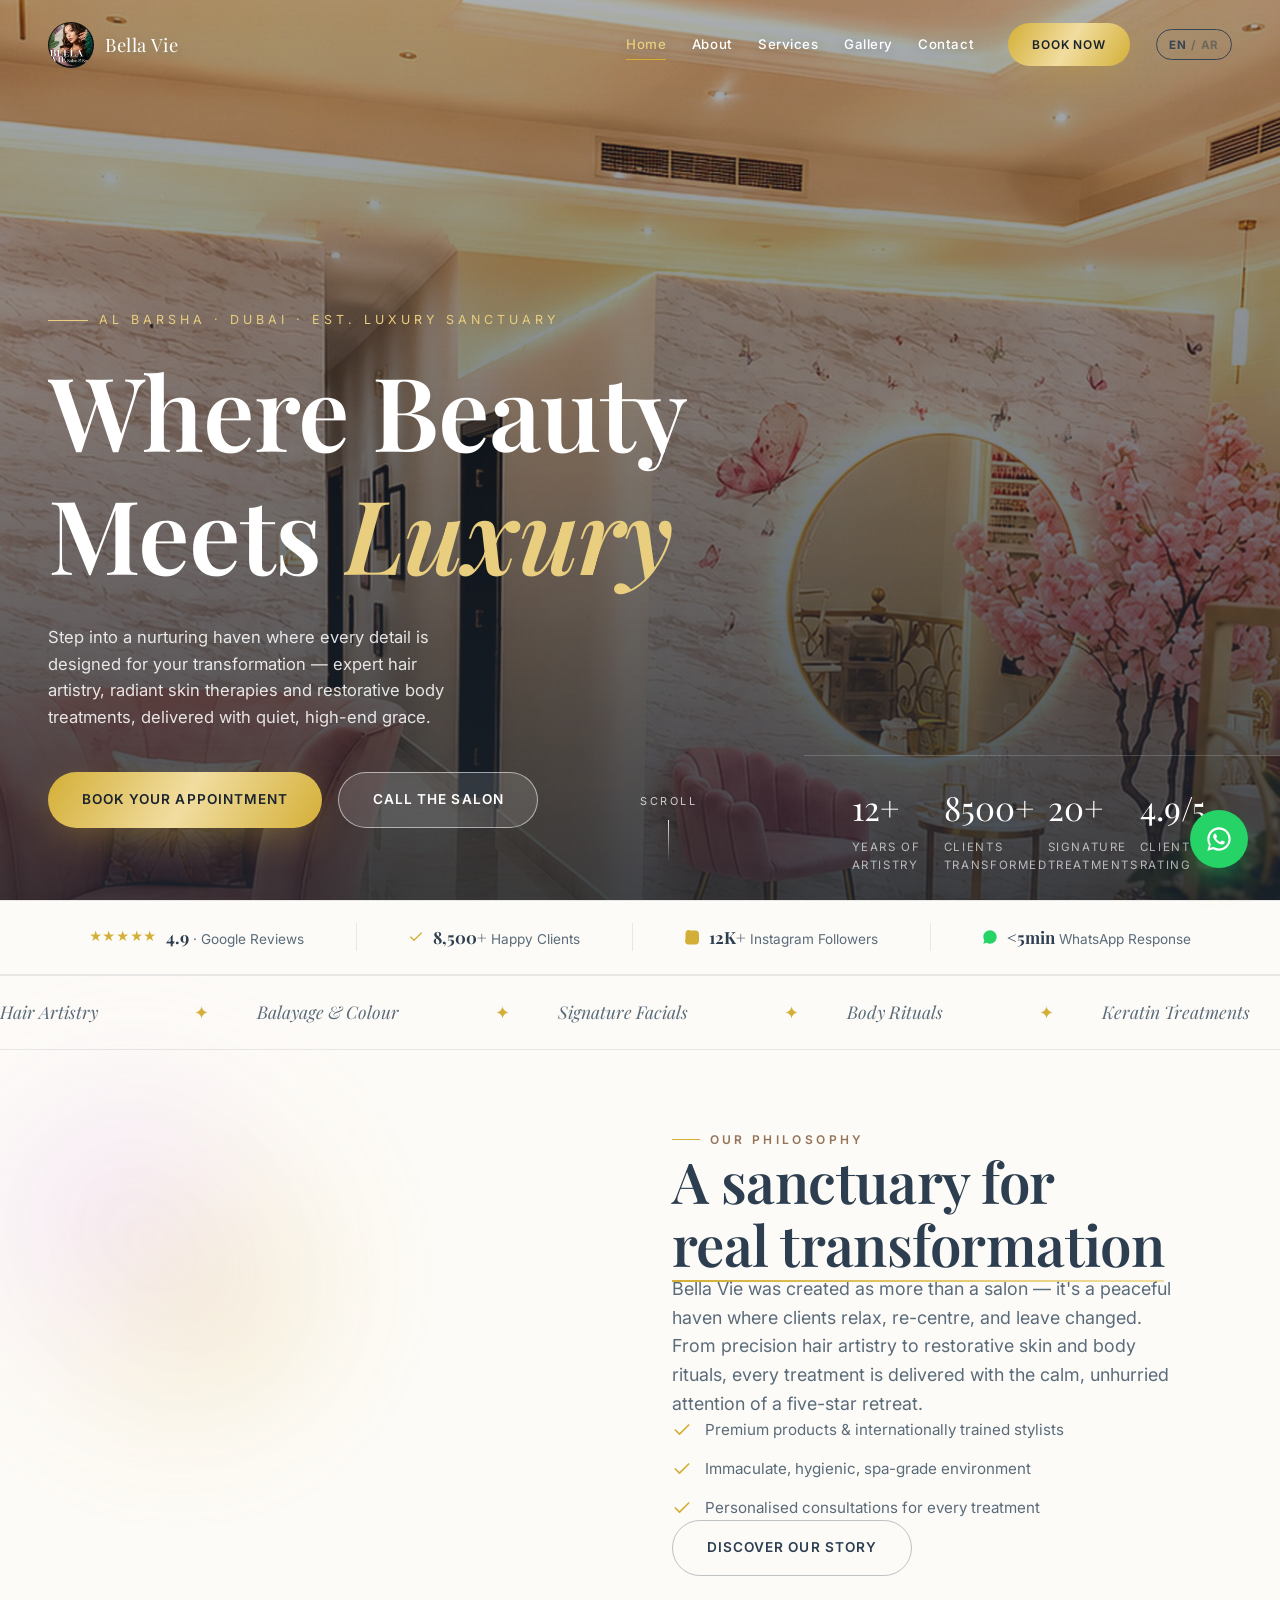
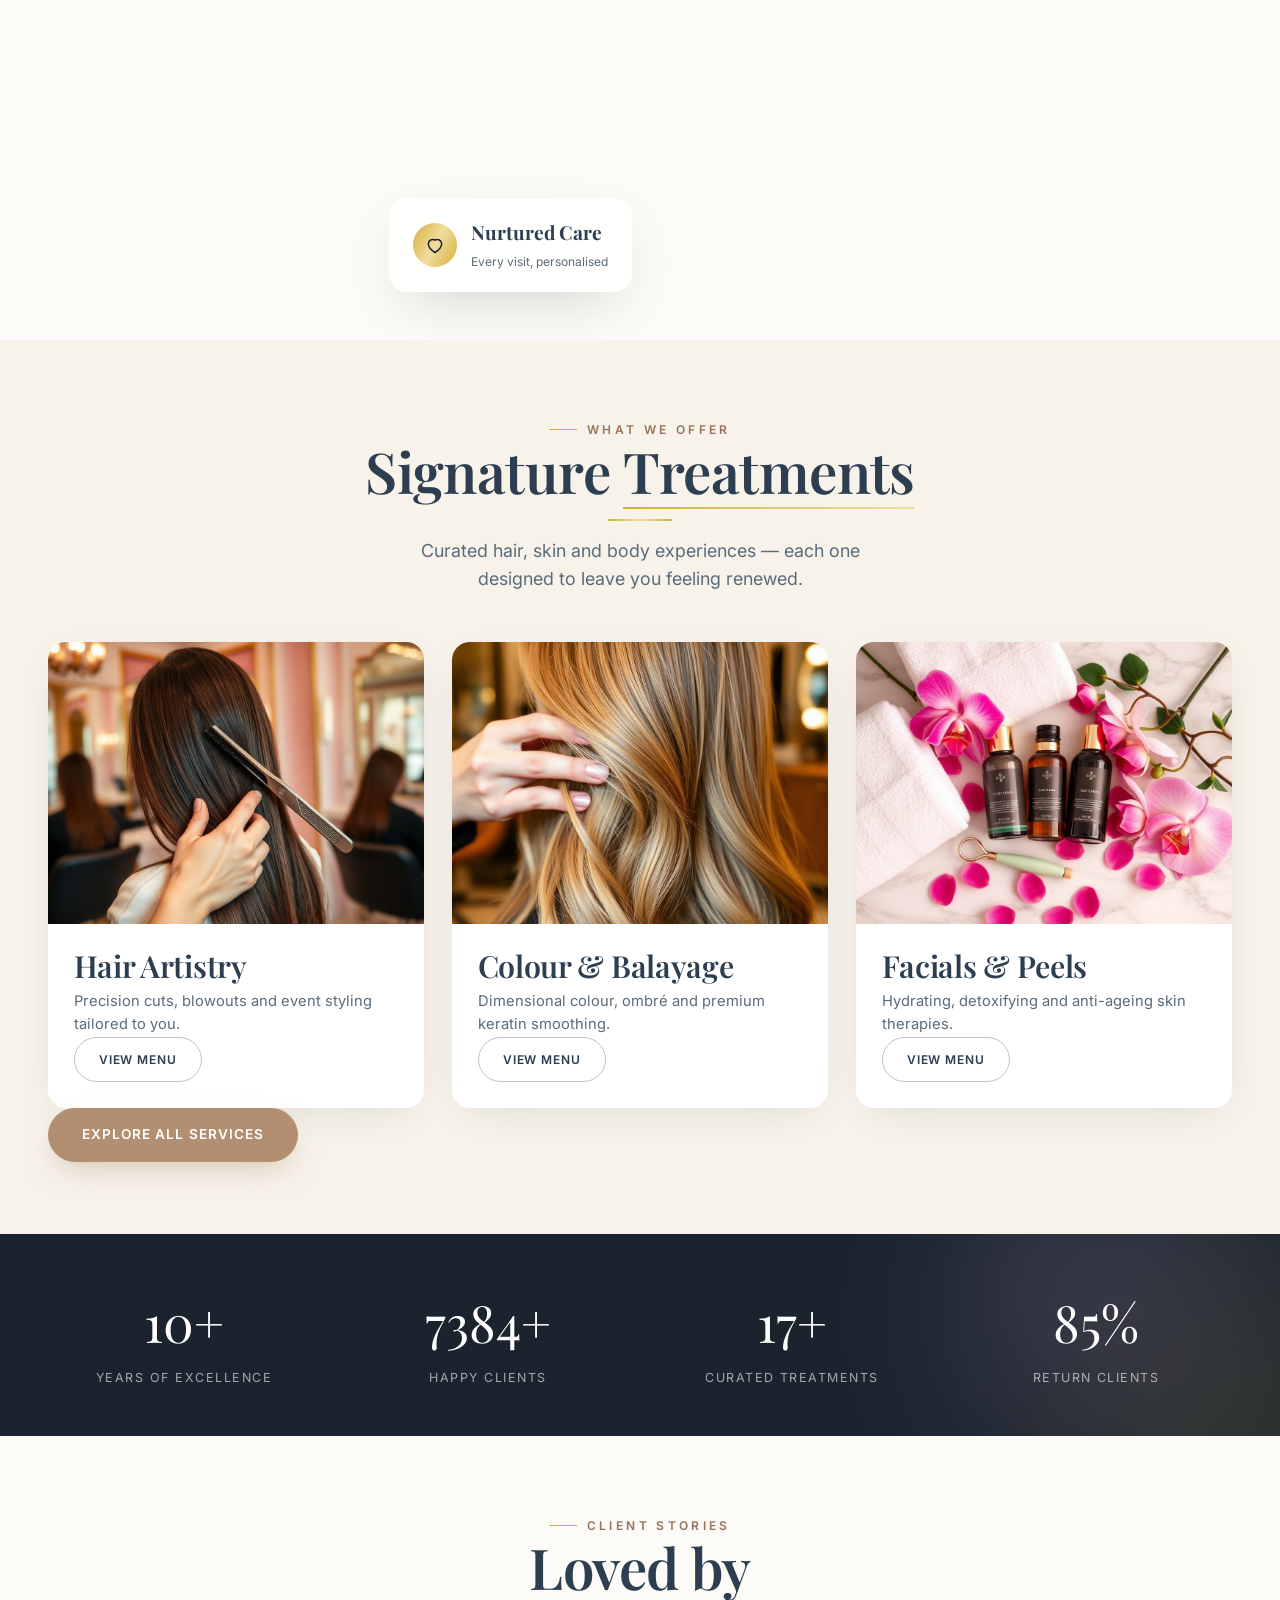
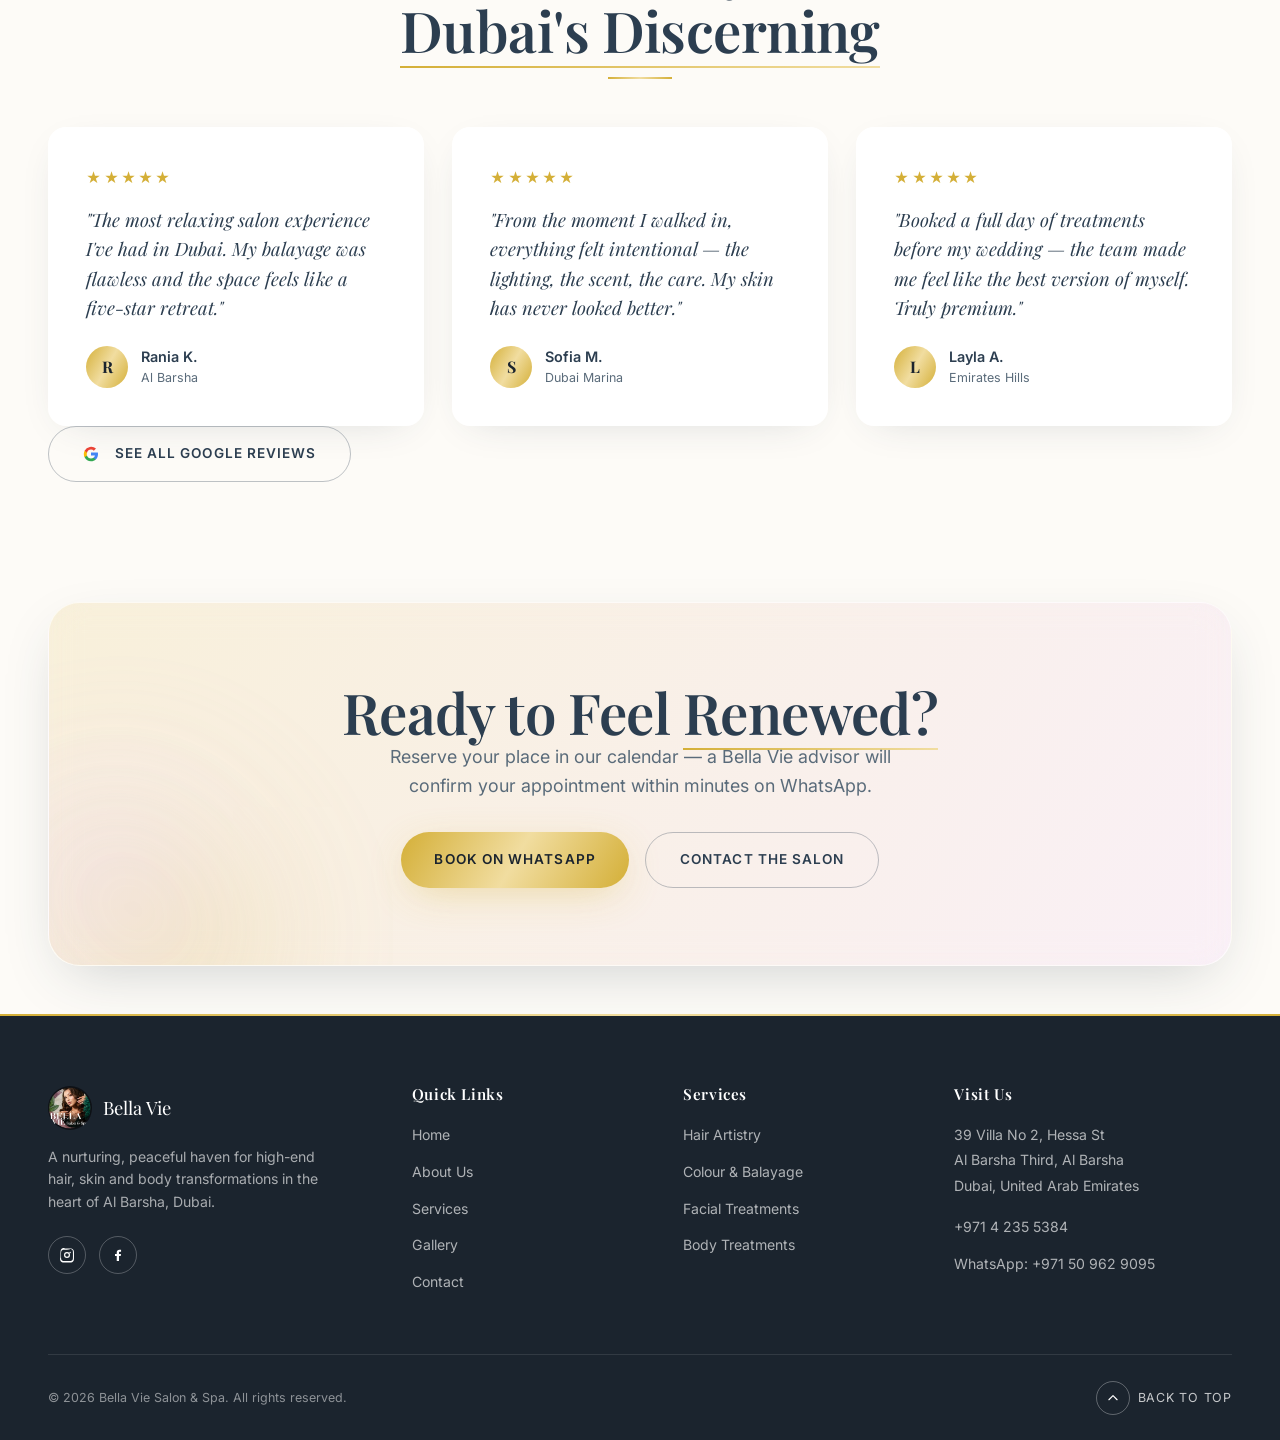
<file: index.html>
<!DOCTYPE html>
<html lang="en">
<head>
<meta charset="UTF-8">
<meta name="viewport" content="width=device-width, initial-scale=1.0">
<title>Bella Vie Salon &amp; Spa | Luxury Hair, Skin &amp; Body in Dubai</title>
<meta name="description" content="Bella Vie Salon & Spa — a nurturing luxury haven in Al Barsha, Dubai, for high-end hair, skin and body transformations. Book your appointment today.">
<meta name="keywords" content="luxury salon Dubai, spa Al Barsha, hair salon Dubai, facial treatments Dubai, balayage Dubai, Bella Vie Salon">
<link rel="canonical" href="https://bellavie.ae/">

<!-- Open Graph -->
<meta property="og:type" content="website">
<meta property="og:title" content="Bella Vie Salon & Spa | Where Beauty Meets Luxury">
<meta property="og:description" content="A nurturing, peaceful haven for high-end hair, skin and body transformations in Al Barsha, Dubai.">
<meta property="og:image" content="hero-graded.jpg">
<meta property="og:url" content="https://bellavie.ae/">

<link rel="icon" type="image/png" sizes="32x32" href="favicon-32.png">
<link rel="icon" type="image/png" sizes="256x256" href="favicon-256.png">
<link rel="apple-touch-icon" href="favicon-256.png">

<!-- Preconnect for fonts -->
<link rel="preconnect" href="https://fonts.googleapis.com">
<link rel="preconnect" href="https://fonts.gstatic.com" crossorigin>
<link href="https://fonts.googleapis.com/css2?family=Playfair+Display:ital,wght@0,500;0,600;0,700;1,500;1,600&family=Inter:wght@400;500;600;700&family=Tajawal:wght@400;500;700&display=swap" rel="stylesheet">

<link rel="stylesheet" href="style.css?v=6">
<link rel="stylesheet" href="animations.css?v=6">

<!-- Structured data for local business SEO -->
<script type="application/ld+json">
{
  "@context": "https://schema.org",
  "@type": "BeautySalon",
  "name": "Bella Vie Salon & Spa",
  "image": "hero-graded.jpg",
  "telephone": "+97142355384",
  "address": {
    "@type": "PostalAddress",
    "streetAddress": "39 Villa No 2, Hessa St, Al Barsha Third",
    "addressLocality": "Al Barsha, Dubai",
    "addressCountry": "AE"
  },
  "url": "https://bellavie.ae/",
  "sameAs": [
    "https://www.instagram.com/bellavie.uae/",
    "https://www.facebook.com/Bellavie.uae/"
  ]
}
</script>
</head>
<body>

<!-- Loader -->
<div class="loader" aria-hidden="true">
  <div class="loader-mark">Bella&nbsp;Vie</div>
  <div class="loader-line"></div>
</div>

<!-- ============================= HEADER ============================= -->
<header class="site-header">
  <div class="container">
    <a href="index.html" class="brand" aria-label="Bella Vie Salon & Spa — Home">
      <img src="logo-sm.png" alt="Bella Vie Salon & Spa logo" width="46" height="46">
      <span class="brand-word">Bella Vie</span>
    </a>
    <nav class="nav-links" id="nav-links">
      <a href="index.html" class="nav-link" data-i18n="nav.home">Home</a>
      <a href="about.html" class="nav-link" data-i18n="nav.about">About</a>
      <a href="services.html" class="nav-link" data-i18n="nav.services">Services</a>
      <a href="gallery.html" class="nav-link" data-i18n="nav.gallery">Gallery</a>
      <a href="contact.html" class="nav-link" data-i18n="nav.contact">Contact</a>
      <a href="contact.html#book" class="btn btn-gold btn-sm nav-cta" data-i18n="nav.book">Book Now</a>
      <button class="lang-toggle" id="lang-toggle" type="button" aria-label="Switch language">
        <span class="lang-en">EN</span><span class="lang-sep">/</span><span class="lang-ar">AR</span>
      </button>
    </nav>
    <button class="nav-toggle" id="nav-toggle" aria-label="Toggle navigation menu" aria-expanded="false">
      <span></span><span></span><span></span>
    </button>
  </div>
</header>

<!-- ============================= HERO ============================= -->
<section class="hero">
  <div class="hero-media" data-parallax="0.18">
    <img
      src="hero-graded.jpg"
      alt="Elegant interior of Bella Vie Salon & Spa with soft pink seating, marble floors and cherry blossom accents"
      width="1642" height="1688"
      fetchpriority="high">
  </div>
  <div class="hero-grain"></div>

  <div class="hero-content container">
    <span class="hero-eyebrow" data-i18n="home.eyebrow">Al Barsha · Dubai · Est. Luxury Sanctuary</span>
    <h1 class="hero-title" data-i18n-html="home.title">Where Beauty<br>Meets <em>Luxury</em></h1>
    <p class="hero-sub" data-i18n="home.sub">Step into a nurturing haven where every detail is designed for your transformation — expert hair artistry, radiant skin therapies and restorative body treatments, delivered with quiet, high-end grace.</p>
    <div class="hero-actions">
      <a href="https://wa.me/971509629095?text=Hello%20Bella%20Vie%2C%20I%27d%20like%20to%20book%20an%20appointment." class="btn btn-gold" target="_blank" rel="noopener" data-i18n="home.bookbtn">Book Your Appointment</a>
      <a href="tel:+97142355384" class="btn btn-ghost-light" data-i18n="home.callbtn">Call the Salon</a>
    </div>
  </div>

  <div class="hero-scroll" aria-hidden="true">
    <span data-i18n="home.scroll">Scroll</span>
    <span class="line"></span>
  </div>

  <div class="hero-stats">
    <div class="container">
      <div class="hero-stat">
        <div class="num"><span data-count="12" data-suffix="+">0</span></div>
        <div class="label">Years of Artistry</div>
      </div>
      <div class="hero-stat">
        <div class="num"><span data-count="8500" data-suffix="+">0</span></div>
        <div class="label">Clients Transformed</div>
      </div>
      <div class="hero-stat">
        <div class="num"><span data-count="20" data-suffix="+">0</span></div>
        <div class="label">Signature Treatments</div>
      </div>
      <div class="hero-stat">
        <div class="num"><span data-count="4.9" data-suffix="/5">0</span></div>
        <div class="label">Client Rating</div>
      </div>
    </div>
  </div>
</section>

<!-- ============================= TRUST BAR / SOCIAL PROOF ============================= -->
<div class="trust-bar">
  <div class="container">
    <a href="https://www.google.com/search?q=Bella+Vie+Salon+%26+Spa+Al+Barsha+Dubai+reviews" target="_blank" rel="noopener" class="trust-item trust-link">
      <span class="stars-mini">★★★★★</span>
      <span><strong>4.9</strong> · <span data-i18n="trust.google">Google Reviews</span></span>
    </a>
    <div class="trust-divider"></div>
    <div class="trust-item">
      <svg width="16" height="16" viewBox="0 0 24 24" fill="none" stroke="#D4AF37" stroke-width="2"><path d="M20 6 9 17l-5-5" stroke-linecap="round" stroke-linejoin="round"/></svg>
      <span><strong>8,500+</strong> <span data-i18n="trust.clients">Happy Clients</span></span>
    </div>
    <div class="trust-divider"></div>
    <a href="https://www.instagram.com/bellavie.uae/" target="_blank" rel="noopener" class="trust-item trust-link">
      <svg width="16" height="16" viewBox="0 0 24 24" fill="#D4AF37"><path d="M12 2.2c3.2 0 3.6 0 4.9.07 1.2.06 2 .25 2.5.42.6.24 1.1.55 1.6 1.03.48.48.8 1 1.03 1.6.17.5.36 1.3.42 2.5.06 1.3.07 1.7.07 4.9s0 3.6-.07 4.9c-.06 1.2-.25 2-.42 2.5-.24.6-.55 1.1-1.03 1.6a4.4 4.4 0 0 1-1.6 1.03c-.5.17-1.3.36-2.5.42-1.3.06-1.7.07-4.9.07s-3.6 0-4.9-.07c-1.2-.06-2-.25-2.5-.42a4.4 4.4 0 0 1-1.6-1.03 4.4 4.4 0 0 1-1.03-1.6c-.17-.5-.36-1.3-.42-2.5C2.2 15.6 2.2 15.2 2.2 12s0-3.6.07-4.9c.06-1.2.25-2 .42-2.5.24-.6.55-1.1 1.03-1.6.48-.48 1-.8 1.6-1.03.5-.17 1.3-.36 2.5-.42C8.4 2.2 8.8 2.2 12 2.2Z"/></svg>
      <span><strong>12K+</strong> <span data-i18n="trust.followers">Instagram Followers</span></span>
    </a>
    <div class="trust-divider"></div>
    <div class="trust-item">
      <svg width="16" height="16" viewBox="0 0 24 24" fill="#25D366"><path d="M12 2C6.48 2 2 6.48 2 12c0 1.86.5 3.6 1.38 5.1L2 22l5.05-1.32A9.94 9.94 0 0 0 12 22c5.52 0 10-4.48 10-10S17.52 2 12 2Z"/></svg>
      <span><strong>&lt;5min</strong> <span data-i18n="trust.response">WhatsApp Response</span></span>
    </div>
  </div>
</div>

<!-- ============================= MARQUEE ============================= -->
<div class="marquee" aria-hidden="true">
  <div class="marquee-track">
    <span>Hair Artistry</span>
    <span>Balayage &amp; Colour</span>
    <span>Signature Facials</span>
    <span>Body Rituals</span>
    <span>Keratin Treatments</span>
    <span>Bridal Styling</span>
  </div>
</div>

<!-- ============================= INTRO / ABOUT SPLIT ============================= -->
<section class="section">
  <div class="container">
    <div class="split">
      <div class="split-media" style="position:relative;">
        <div class="aura-blob" style="width:340px;height:340px;top:-40px;left:-60px;"></div>
        <div class="frame-media" data-reveal="wipe" style="position:relative;z-index:1;">
          <img src="hero-graded-mobile.jpg" alt="Bella Vie salon interior with plush pink chairs and gold accents" loading="lazy" width="900" height="925">
        </div>
        <div class="badge-float float-slow" style="right:-1.5rem; bottom:-1.5rem;">
          <span class="icon-circle" aria-hidden="true">
            <svg viewBox="0 0 24 24" fill="none" stroke-width="1.8" stroke-linecap="round" stroke-linejoin="round"><path d="M12 21c-4.4-2.9-8-6.4-8-10.6A5.4 5.4 0 0 1 12 6a5.4 5.4 0 0 1 8 4.4C20 14.6 16.4 18.1 12 21Z"/></svg>
          </span>
          <div>
            <strong>Nurtured Care</strong>
            <span>Every visit, personalised</span>
          </div>
        </div>
      </div>
      <div>
        <span class="eyebrow" data-reveal>Our Philosophy</span>
        <h2 class="mt-sm" data-reveal style="--delay:0.06s">A sanctuary for<br><span class="thread">real transformation</span></h2>
        <p class="lead mt-md" data-reveal style="--delay:0.12s">Bella Vie was created as more than a salon — it's a peaceful haven where clients relax, re-centre, and leave changed. From precision hair artistry to restorative skin and body rituals, every treatment is delivered with the calm, unhurried attention of a five-star retreat.</p>
        <ul class="mt-md" data-reveal style="--delay:0.18s; display:flex; flex-direction:column; gap:0.9rem;">
          <li style="display:flex; gap:0.8rem; align-items:flex-start;">
            <svg width="20" height="20" viewBox="0 0 24 24" fill="none" stroke="#D4AF37" stroke-width="2" style="flex-shrink:0;margin-top:2px;"><path d="M20 6 9 17l-5-5" stroke-linecap="round" stroke-linejoin="round"/></svg>
            <span style="color:var(--color-ink-soft); font-size:0.95rem;">Premium products &amp; internationally trained stylists</span>
          </li>
          <li style="display:flex; gap:0.8rem; align-items:flex-start;">
            <svg width="20" height="20" viewBox="0 0 24 24" fill="none" stroke="#D4AF37" stroke-width="2" style="flex-shrink:0;margin-top:2px;"><path d="M20 6 9 17l-5-5" stroke-linecap="round" stroke-linejoin="round"/></svg>
            <span style="color:var(--color-ink-soft); font-size:0.95rem;">Immaculate, hygienic, spa-grade environment</span>
          </li>
          <li style="display:flex; gap:0.8rem; align-items:flex-start;">
            <svg width="20" height="20" viewBox="0 0 24 24" fill="none" stroke="#D4AF37" stroke-width="2" style="flex-shrink:0;margin-top:2px;"><path d="M20 6 9 17l-5-5" stroke-linecap="round" stroke-linejoin="round"/></svg>
            <span style="color:var(--color-ink-soft); font-size:0.95rem;">Personalised consultations for every treatment</span>
          </li>
        </ul>
        <a href="about.html" class="btn btn-outline mt-lg" data-reveal style="--delay:0.24s">Discover Our Story</a>
      </div>
    </div>
  </div>
</section>

<!-- ============================= SERVICES PREVIEW ============================= -->
<section class="section section--alt">
  <div class="container">
    <div class="section-head center">
      <span class="eyebrow" data-reveal style="justify-content:center;">What We Offer</span>
      <h2 class="mt-sm" data-reveal style="--delay:0.06s">Signature <span class="thread">Treatments</span></h2>
      <div class="divider-gold"></div>
      <p class="lead" data-reveal style="--delay:0.1s; margin-inline:auto;">Curated hair, skin and body experiences — each one designed to leave you feeling renewed.</p>
    </div>

    <div class="grid grid-3">
      <div class="card" data-reveal="scale">
        <div class="card-media" style="aspect-ratio:4/3; overflow:hidden;">
          <img src="img-hair.jpg" alt="Precision hair styling at Bella Vie Salon" loading="lazy" style="position:absolute; inset:0; width:100%; height:100%; object-fit:cover;">
        </div>
        <div class="card-body">
          <h3>Hair Artistry</h3>
          <p>Precision cuts, blowouts and event styling tailored to you.</p>
          <a href="services.html#hair" class="btn-sm btn btn-outline mt-sm">View Menu</a>
        </div>
      </div>

      <div class="card" data-reveal="scale" style="--delay:0.1s">
        <div class="card-media" style="aspect-ratio:4/3; overflow:hidden;">
          <img src="img-color.jpg" alt="Hand-painted balayage highlights" loading="lazy" style="position:absolute; inset:0; width:100%; height:100%; object-fit:cover;">
        </div>
        <div class="card-body">
          <h3>Colour &amp; Balayage</h3>
          <p>Dimensional colour, ombré and premium keratin smoothing.</p>
          <a href="services.html#color" class="btn-sm btn btn-outline mt-sm">View Menu</a>
        </div>
      </div>

      <div class="card" data-reveal="scale" style="--delay:0.2s">
        <div class="card-media" style="aspect-ratio:4/3; overflow:hidden;">
          <img src="img-facial.jpg" alt="Luxury facial and skincare treatment products" loading="lazy" style="position:absolute; inset:0; width:100%; height:100%; object-fit:cover;">
        </div>
        <div class="card-body">
          <h3>Facials &amp; Peels</h3>
          <p>Hydrating, detoxifying and anti-ageing skin therapies.</p>
          <a href="services.html#facials" class="btn-sm btn btn-outline mt-sm">View Menu</a>
        </div>
      </div>
    </div>

    <div class="text-center mt-lg" data-reveal>
      <a href="services.html" class="btn btn-primary">Explore All Services</a>
    </div>
  </div>
</section>

<!-- ============================= COUNTERS BAND ============================= -->
<section class="section section--tight" style="background:var(--color-charcoal-deep); color:#fff; position:relative; overflow:hidden;">
  <div class="aura-blob" style="width:420px;height:420px; top:-100px; right:-80px; opacity:0.5;"></div>
  <div class="container" style="position:relative; z-index:1;">
    <div class="counter-grid">
      <div class="counter-item" data-reveal="scale">
        <div class="count" style="color:#fff;"><span data-count="12" data-suffix="+">0</span></div>
        <div class="label" style="color:rgba(255,255,255,0.6);">Years of Excellence</div>
      </div>
      <div class="counter-item" data-reveal="scale" style="--delay:0.1s">
        <div class="count" style="color:#fff;"><span data-count="8500" data-suffix="+">0</span></div>
        <div class="label" style="color:rgba(255,255,255,0.6);">Happy Clients</div>
      </div>
      <div class="counter-item" data-reveal="scale" style="--delay:0.2s">
        <div class="count" style="color:#fff;"><span data-count="20" data-suffix="+">0</span></div>
        <div class="label" style="color:rgba(255,255,255,0.6);">Curated Treatments</div>
      </div>
      <div class="counter-item" data-reveal="scale" style="--delay:0.3s">
        <div class="count" style="color:#fff;"><span data-count="98" data-suffix="%">0</span></div>
        <div class="label" style="color:rgba(255,255,255,0.6);">Return Clients</div>
      </div>
    </div>
  </div>
</section>

<!-- ============================= TESTIMONIALS ============================= -->
<section class="section">
  <div class="container">
    <div class="section-head center">
      <span class="eyebrow" data-reveal style="justify-content:center;">Client Stories</span>
      <h2 class="mt-sm" data-reveal style="--delay:0.06s">Loved by <span class="thread">Dubai's Discerning</span></h2>
      <div class="divider-gold"></div>
    </div>
    <div class="grid grid-3">
      <div class="testimonial-card" data-reveal>
        <div class="stars">★★★★★</div>
        <p class="quote">"The most relaxing salon experience I've had in Dubai. My balayage was flawless and the space feels like a five-star retreat."</p>
        <div class="testimonial-author">
          <div class="initial">R</div>
          <div>
            <div class="name">Rania K.</div>
            <div class="role">Al Barsha</div>
          </div>
        </div>
      </div>
      <div class="testimonial-card" data-reveal style="--delay:0.1s">
        <div class="stars">★★★★★</div>
        <p class="quote">"From the moment I walked in, everything felt intentional — the lighting, the scent, the care. My skin has never looked better."</p>
        <div class="testimonial-author">
          <div class="initial">S</div>
          <div>
            <div class="name">Sofia M.</div>
            <div class="role">Dubai Marina</div>
          </div>
        </div>
      </div>
      <div class="testimonial-card" data-reveal style="--delay:0.2s">
        <div class="stars">★★★★★</div>
        <p class="quote">"Booked a full day of treatments before my wedding — the team made me feel like the best version of myself. Truly premium."</p>
        <div class="testimonial-author">
          <div class="initial">L</div>
          <div>
            <div class="name">Layla A.</div>
            <div class="role">Emirates Hills</div>
          </div>
        </div>
      </div>
    </div>
    <div class="text-center mt-lg" data-reveal>
      <a href="https://www.google.com/search?q=Bella+Vie+Salon+%26+Spa+Al+Barsha+Dubai+reviews" target="_blank" rel="noopener" class="btn btn-outline">
        <svg width="16" height="16" viewBox="0 0 24 24" style="margin-right:0.4rem;"><path fill="#4285F4" d="M22.5 12.2c0-.8-.07-1.6-.2-2.3H12v4.4h5.9a5 5 0 0 1-2.2 3.3v2.7h3.5c2.1-1.9 3.3-4.7 3.3-8.1Z"/><path fill="#34A853" d="M12 23c3 0 5.4-1 7.2-2.7l-3.5-2.7c-1 .7-2.2 1.1-3.7 1.1-2.8 0-5.2-1.9-6-4.5H2.4v2.8A11 11 0 0 0 12 23Z"/><path fill="#FBBC05" d="M6 14.2a6.6 6.6 0 0 1 0-4.2V7.2H2.4a11 11 0 0 0 0 9.8L6 14.2Z"/><path fill="#EA4335" d="M12 5.4c1.6 0 3.1.6 4.3 1.6l3.2-3.1A11 11 0 0 0 2.4 7.2L6 10a6.6 6.6 0 0 1 6-4.6Z"/></svg>
        See All Google Reviews
      </a>
    </div>
  </div>
</section>

<!-- ============================= CTA BAND ============================= -->
<section class="section" style="padding-block: var(--space-lg);">
  <div class="container">
    <div class="glass-panel" style="background:linear-gradient(120deg, rgba(212,175,55,0.14), rgba(224,176,255,0.14)); padding: clamp(2.4rem, 6vw, 5rem); text-align:center; position:relative; overflow:hidden;">
      <div class="aura-blob" style="width:300px;height:300px; bottom:-100px; left:-60px;"></div>
      <div style="position:relative; z-index:1;">
        <h2 data-reveal>Ready to Feel <span class="thread">Renewed?</span></h2>
        <p class="lead mt-sm" data-reveal style="--delay:0.08s; margin-inline:auto;">Reserve your place in our calendar — a Bella Vie advisor will confirm your appointment within minutes on WhatsApp.</p>
        <div class="hero-actions" data-reveal style="justify-content:center; margin-top:2rem; --delay:0.16s">
          <a href="https://wa.me/971509629095" target="_blank" rel="noopener" class="btn btn-gold">Book on WhatsApp</a>
          <a href="contact.html" class="btn btn-outline">Contact the Salon</a>
        </div>
      </div>
    </div>
  </div>
</section>

<!-- ============================= FOOTER ============================= -->
<footer class="site-footer">
  <div class="container">
    <div class="footer-grid">
      <div>
        <div class="footer-brand">
          <img src="logo-sm.png" alt="Bella Vie Salon & Spa logo">
          <span>Bella Vie</span>
        </div>
        <p class="footer-desc" data-i18n="footer.desc">A nurturing, peaceful haven for high-end hair, skin and body transformations in the heart of Al Barsha, Dubai.</p>
        <div class="footer-social">
          <a href="https://www.instagram.com/bellavie.uae/" target="_blank" rel="noopener" aria-label="Instagram"><svg viewBox="0 0 24 24"><path d="M12 2.2c3.2 0 3.6 0 4.9.07 1.2.06 2 .25 2.5.42.6.24 1.1.55 1.6 1.03.48.48.8 1 1.03 1.6.17.5.36 1.3.42 2.5.06 1.3.07 1.7.07 4.9s0 3.6-.07 4.9c-.06 1.2-.25 2-.42 2.5-.24.6-.55 1.1-1.03 1.6a4.4 4.4 0 0 1-1.6 1.03c-.5.17-1.3.36-2.5.42-1.3.06-1.7.07-4.9.07s-3.6 0-4.9-.07c-1.2-.06-2-.25-2.5-.42a4.4 4.4 0 0 1-1.6-1.03 4.4 4.4 0 0 1-1.03-1.6c-.17-.5-.36-1.3-.42-2.5C2.2 15.6 2.2 15.2 2.2 12s0-3.6.07-4.9c.06-1.2.25-2 .42-2.5.24-.6.55-1.1 1.03-1.6.48-.48 1-.8 1.6-1.03.5-.17 1.3-.36 2.5-.42C8.4 2.2 8.8 2.2 12 2.2Zm0 1.8c-3.15 0-3.52 0-4.76.07-1 .05-1.5.2-1.86.34-.47.18-.8.4-1.15.75-.35.35-.57.68-.75 1.15-.14.36-.3.87-.34 1.86C3.07 8.4 3.07 8.77 3.07 12s0 3.6.07 4.84c.05 1 .2 1.5.34 1.86.18.47.4.8.75 1.15.35.35.68.57 1.15.75.36.14.87.3 1.86.34 1.24.06 1.6.07 4.76.07s3.52 0 4.76-.07c1-.05 1.5-.2 1.86-.34.47-.18.8-.4 1.15-.75.35-.35.57-.68.75-1.15.14-.36.3-.87.34-1.86.06-1.24.07-1.6.07-4.84s0-3.6-.07-4.84c-.05-1-.2-1.5-.34-1.86a3 3 0 0 0-.75-1.15 3 3 0 0 0-1.15-.75c-.36-.14-.87-.3-1.86-.34C15.52 4 15.15 4 12 4Zm0 3.5a4.5 4.5 0 1 1 0 9 4.5 4.5 0 0 1 0-9Zm0 1.8a2.7 2.7 0 1 0 0 5.4 2.7 2.7 0 0 0 0-5.4Zm4.7-2a1.05 1.05 0 1 1 0 2.1 1.05 1.05 0 0 1 0-2.1Z"/></svg></a>
          <a href="https://www.facebook.com/Bellavie.uae/" target="_blank" rel="noopener" aria-label="Facebook"><svg viewBox="0 0 24 24"><path d="M13.5 21v-7.6h2.6l.4-3h-3v-1.9c0-.87.24-1.46 1.5-1.46H16.6V4.14C16.3 4.1 15.3 4 14.1 4c-2.4 0-4 1.47-4 4.16v2.24H7.5v3h2.6V21h3.4Z"/></svg></a>
        </div>
      </div>
      <div class="footer-col">
        <h4 data-i18n="footer.quicklinks">Quick Links</h4>
        <ul>
          <li><a href="index.html" data-i18n="nav.home">Home</a></li>
          <li><a href="about.html" data-i18n="footer.aboutus">About Us</a></li>
          <li><a href="services.html" data-i18n="nav.services">Services</a></li>
          <li><a href="gallery.html" data-i18n="nav.gallery">Gallery</a></li>
          <li><a href="contact.html" data-i18n="nav.contact">Contact</a></li>
        </ul>
      </div>
      <div class="footer-col">
        <h4 data-i18n="footer.services">Services</h4>
        <ul>
          <li><a href="services.html#hair" data-i18n="footer.hair">Hair Artistry</a></li>
          <li><a href="services.html#color" data-i18n="footer.color">Colour &amp; Balayage</a></li>
          <li><a href="services.html#facials" data-i18n="footer.facials">Facial Treatments</a></li>
          <li><a href="services.html#body" data-i18n="footer.body">Body Treatments</a></li>
        </ul>
      </div>
      <div class="footer-col">
        <h4 data-i18n="footer.visitus">Visit Us</h4>
        <address>
          39 Villa No 2, Hessa St<br>
          Al Barsha Third, Al Barsha<br>
          Dubai, United Arab Emirates
        </address>
        <ul style="margin-top:1rem;">
          <li><a href="tel:+97142355384">+971 4 235 5384</a></li>
          <li><a href="https://wa.me/971509629095" target="_blank" rel="noopener">WhatsApp: +971 50 962 9095</a></li>
        </ul>
      </div>
    </div>
    <div class="footer-bottom">
      <span>&copy; <span data-year></span> Bella Vie Salon &amp; Spa. All rights reserved.</span>
      <a href="#top" class="back-to-top" data-back-to-top>
        <span class="circle">
          <svg width="14" height="14" viewBox="0 0 24 24" fill="none" stroke="#fff" stroke-width="2"><path d="m5 15 7-7 7 7" stroke-linecap="round" stroke-linejoin="round"/></svg>
        </span>
        <span data-i18n="footer.backtotop">Back to Top</span>
      </a>
    </div>
  </div>
</footer>

<!-- Floating WhatsApp -->
<a href="https://wa.me/971509629095" target="_blank" rel="noopener" class="float-whatsapp" aria-label="Chat with us on WhatsApp">
  <svg viewBox="0 0 24 24"><path d="M12 2C6.48 2 2 6.48 2 12c0 1.86.5 3.6 1.38 5.1L2 22l5.05-1.32A9.94 9.94 0 0 0 12 22c5.52 0 10-4.48 10-10S17.52 2 12 2Zm0 18.2c-1.63 0-3.15-.45-4.45-1.24l-.32-.19-3 .78.8-2.92-.2-.3A8.18 8.18 0 0 1 3.8 12 8.2 8.2 0 1 1 12 20.2Zm4.5-6.13c-.25-.12-1.45-.71-1.68-.8-.22-.08-.39-.12-.55.13-.16.24-.63.79-.78.96-.14.16-.28.18-.53.06-.25-.12-1.04-.38-1.98-1.22-.73-.65-1.22-1.45-1.37-1.7-.14-.24-.02-.37.11-.5.11-.11.25-.28.37-.42.12-.14.16-.24.24-.4.08-.16.04-.3-.02-.42-.06-.12-.55-1.33-.76-1.82-.2-.48-.4-.42-.55-.42h-.47c-.16 0-.42.06-.64.3-.22.24-.85.83-.85 2.02s.87 2.35.99 2.51c.12.16 1.71 2.6 4.14 3.65.58.25 1.03.4 1.38.51.58.18 1.11.16 1.53.1.47-.07 1.45-.59 1.65-1.16.2-.57.2-1.06.14-1.16-.06-.1-.22-.16-.47-.28Z"/></svg>
</a>

<script src="main.js?v=6" defer></script>
</body>
</html>
</file>
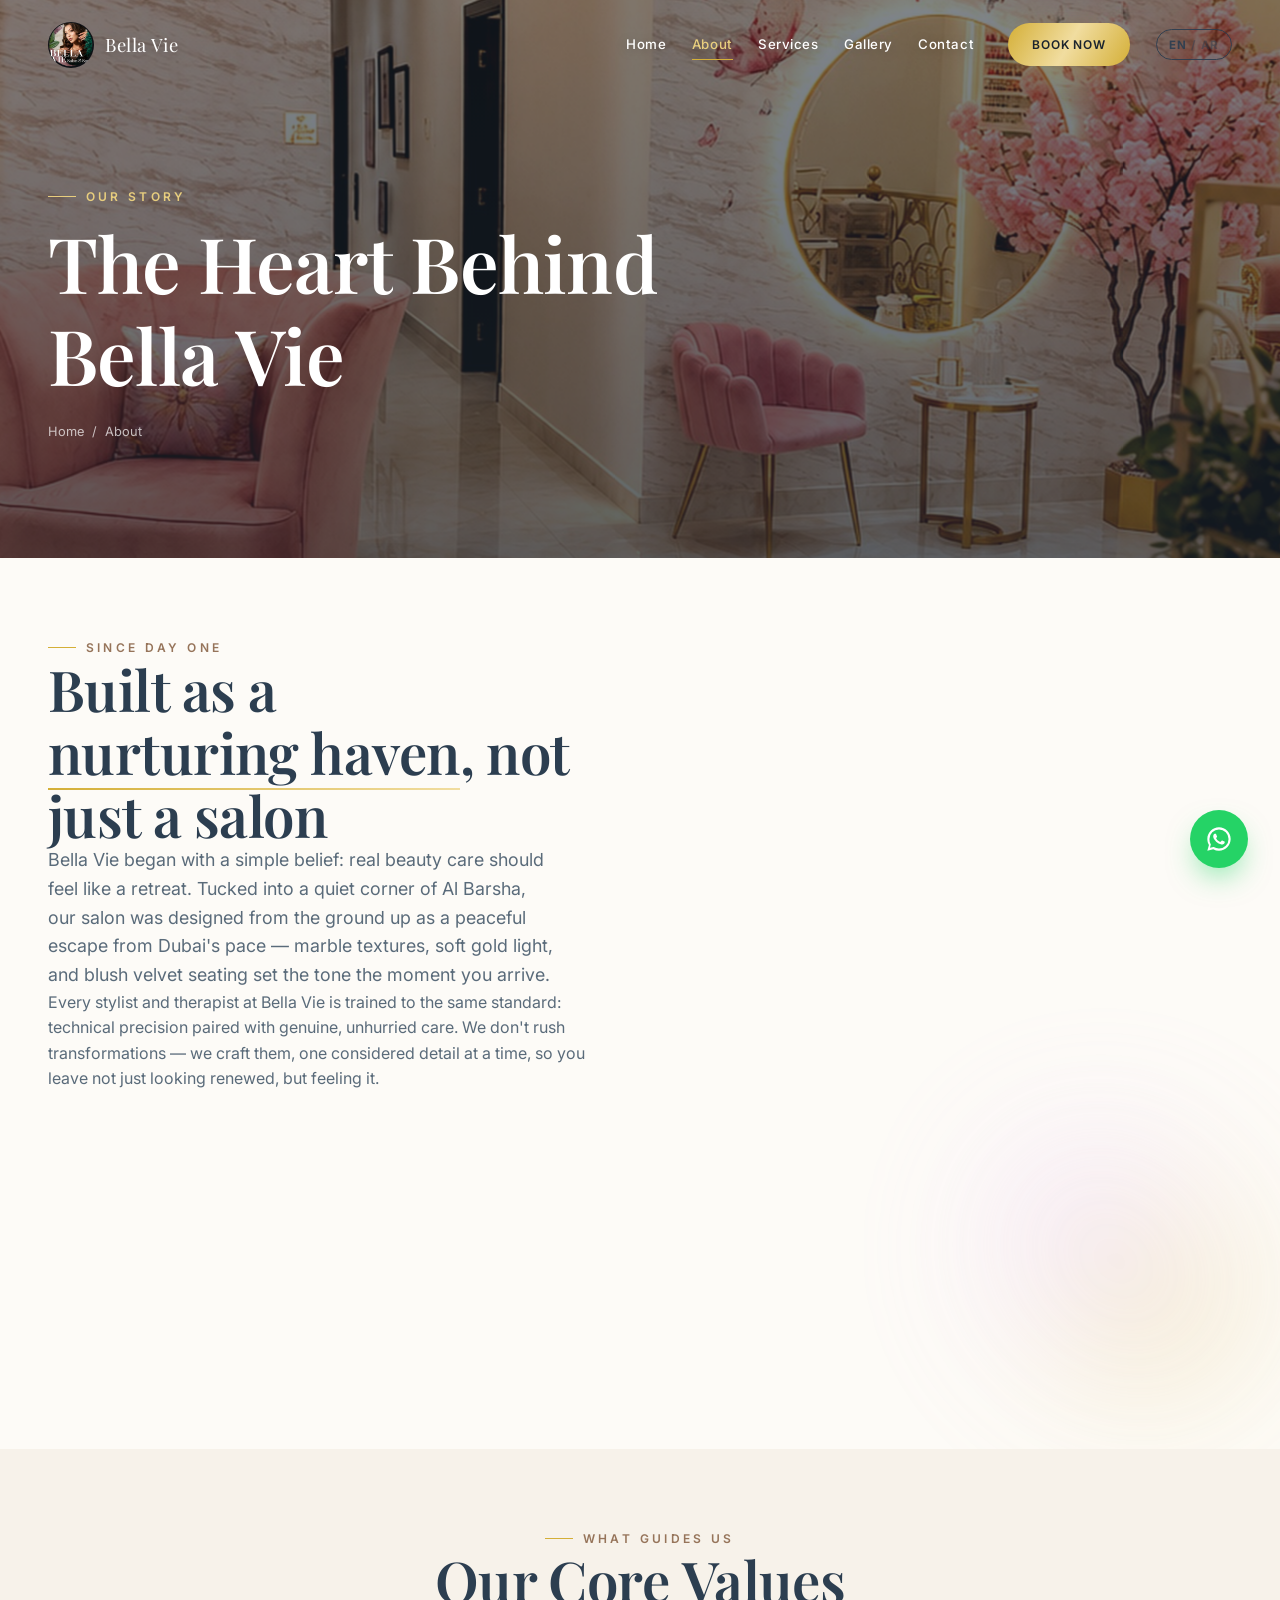
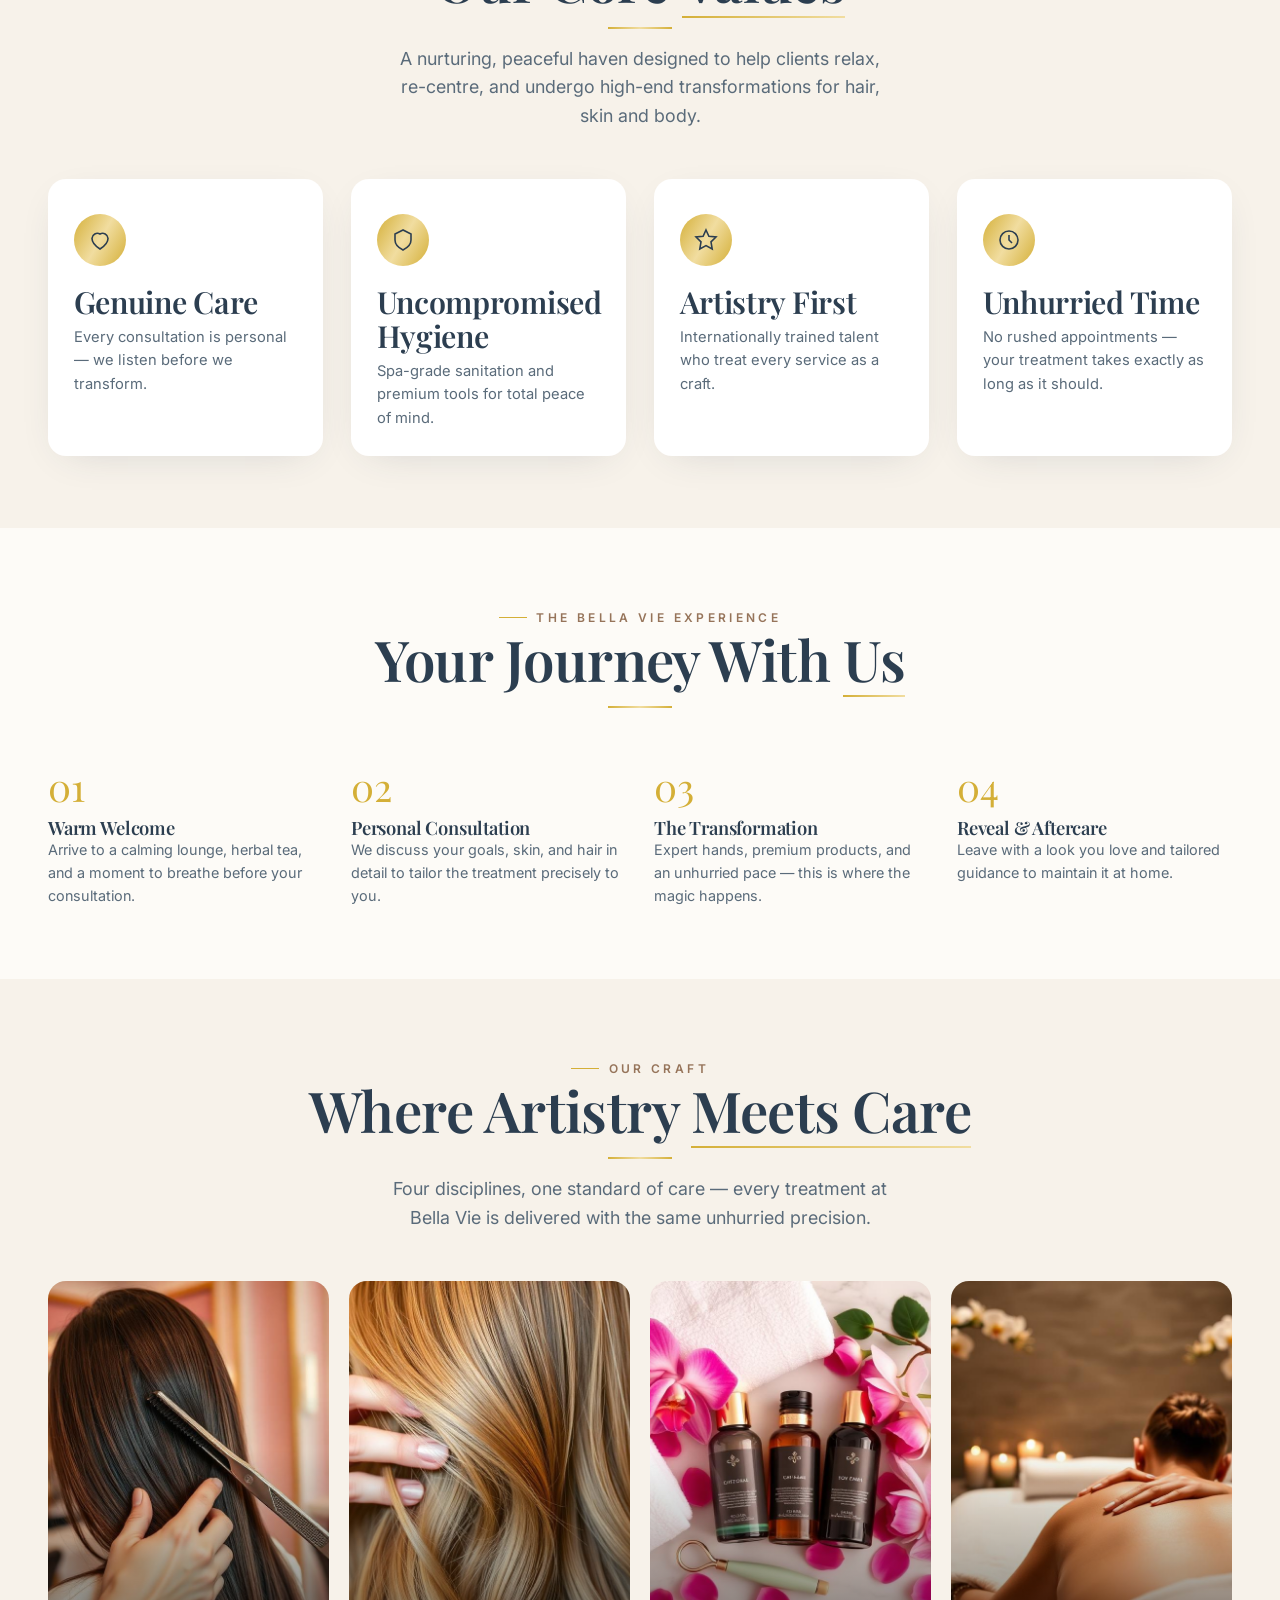
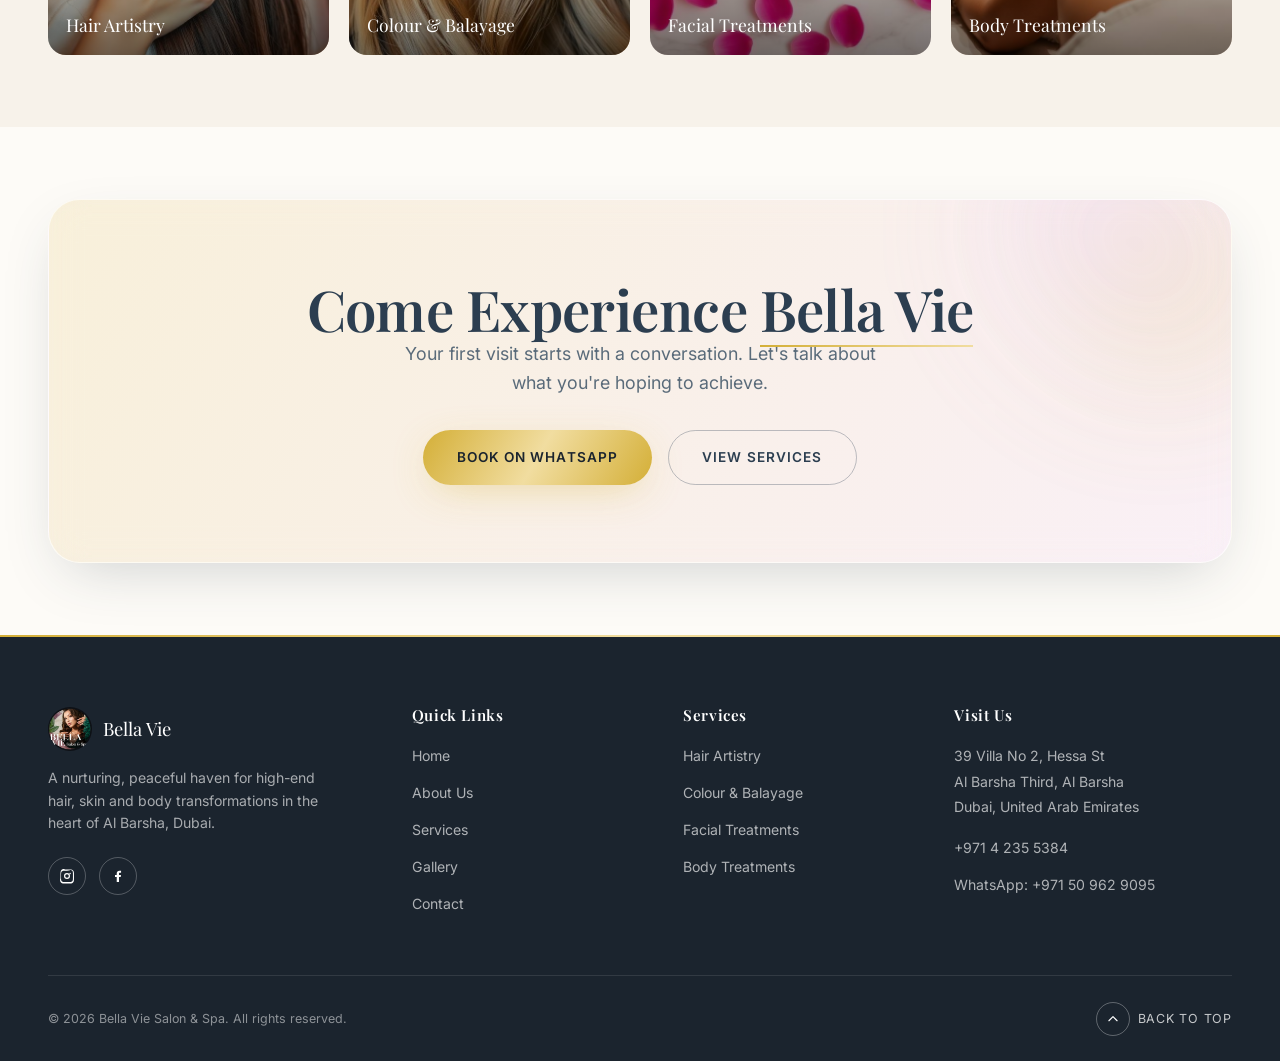
<file: about.html>
<!DOCTYPE html>
<html lang="en">
<head>
<meta charset="UTF-8">
<meta name="viewport" content="width=device-width, initial-scale=1.0">
<title>About Us | Bella Vie Salon & Spa — Dubai</title>
<meta name="description" content="Discover the story behind Bella Vie Salon & Spa — a nurturing luxury haven in Al Barsha, Dubai built on artistry, calm and high-end care.">
<link rel="canonical" href="https://bellavie.ae/about.html">
<link rel="icon" type="image/png" sizes="32x32" href="favicon-32.png">
<link rel="preconnect" href="https://fonts.googleapis.com">
<link rel="preconnect" href="https://fonts.gstatic.com" crossorigin>
<link href="https://fonts.googleapis.com/css2?family=Playfair+Display:ital,wght@0,500;0,600;0,700;1,500;1,600&family=Inter:wght@400;500;600;700&family=Tajawal:wght@400;500;700&display=swap" rel="stylesheet">
<link rel="stylesheet" href="style.css?v=6">
<link rel="stylesheet" href="animations.css?v=6">
</head>
<body>

<div class="loader" aria-hidden="true">
  <div class="loader-mark">Bella&nbsp;Vie</div>
  <div class="loader-line"></div>
</div>

<header class="site-header">
  <div class="container">
    <a href="index.html" class="brand" aria-label="Bella Vie Salon & Spa — Home">
      <img src="logo-sm.png" alt="Bella Vie Salon & Spa logo" width="46" height="46">
      <span class="brand-word">Bella Vie</span>
    </a>
    <nav class="nav-links" id="nav-links">
      <a href="index.html" class="nav-link" data-i18n="nav.home">Home</a>
      <a href="about.html" class="nav-link" data-i18n="nav.about">About</a>
      <a href="services.html" class="nav-link" data-i18n="nav.services">Services</a>
      <a href="gallery.html" class="nav-link" data-i18n="nav.gallery">Gallery</a>
      <a href="contact.html" class="nav-link" data-i18n="nav.contact">Contact</a>
      <a href="contact.html#book" class="btn btn-gold btn-sm nav-cta" data-i18n="nav.book">Book Now</a>
      <button class="lang-toggle" id="lang-toggle" type="button" aria-label="Switch language">
        <span class="lang-en">EN</span><span class="lang-sep">/</span><span class="lang-ar">AR</span>
      </button>
    </nav>
    <button class="nav-toggle" id="nav-toggle" aria-label="Toggle navigation menu" aria-expanded="false">
      <span></span><span></span><span></span>
    </button>
  </div>
</header>

<section class="page-hero">
  <div class="page-hero-media" data-parallax="0.12">
    <img src="hero-graded.jpg" alt="Bella Vie Salon interior" width="1642" height="1688">
  </div>
  <div class="page-hero-content container">
    <span class="eyebrow" data-i18n="about.eyebrow">Our Story</span>
    <h1 data-i18n-html="about.title">The Heart Behind<br>Bella Vie</h1>
    <div class="breadcrumb">
      <a href="index.html">Home</a><span>/</span><span>About</span>
    </div>
  </div>
</section>

<!-- ============================= STORY ============================= -->
<section class="section">
  <div class="container">
    <div class="split">
      <div>
        <span class="eyebrow" data-reveal>Since Day One</span>
        <h2 class="mt-sm" data-reveal style="--delay:0.06s">Built as a <span class="thread">nurturing haven</span>, not just a salon</h2>
        <p class="lead mt-md" data-reveal style="--delay:0.12s">Bella Vie began with a simple belief: real beauty care should feel like a retreat. Tucked into a quiet corner of Al Barsha, our salon was designed from the ground up as a peaceful escape from Dubai's pace — marble textures, soft gold light, and blush velvet seating set the tone the moment you arrive.</p>
        <p class="mt-sm" data-reveal style="--delay:0.18s">Every stylist and therapist at Bella Vie is trained to the same standard: technical precision paired with genuine, unhurried care. We don't rush transformations — we craft them, one considered detail at a time, so you leave not just looking renewed, but feeling it.</p>
      </div>
      <div class="split-media" style="position:relative;">
        <div class="aura-blob" style="width:300px;height:300px; bottom:-40px; right:-40px;"></div>
        <div class="frame-media" data-reveal="wipe" style="position:relative; z-index:1;">
          <img src="hero-graded-mobile.jpg" alt="Marble and rose-gold interior detail at Bella Vie Salon" loading="lazy" width="900" height="925">
        </div>
      </div>
    </div>
  </div>
</section>

<!-- ============================= MISSION / VALUES ============================= -->
<section class="section section--alt">
  <div class="container">
    <div class="section-head center">
      <span class="eyebrow" data-reveal style="justify-content:center;">What Guides Us</span>
      <h2 class="mt-sm" data-reveal style="--delay:0.06s">Our Core <span class="thread">Values</span></h2>
      <div class="divider-gold"></div>
      <p class="lead" data-reveal style="--delay:0.1s; margin-inline:auto;">A nurturing, peaceful haven designed to help clients relax, re-centre, and undergo high-end transformations for hair, skin and body.</p>
    </div>

    <div class="grid grid-4">
      <div class="card" data-reveal="scale">
        <div class="card-body" style="padding-top:2.2rem;">
          <div style="width:52px;height:52px;border-radius:50%;background:var(--grad-gold);display:flex;align-items:center;justify-content:center;margin-bottom:1.2rem;">
            <svg width="24" height="24" viewBox="0 0 24 24" fill="none" stroke="#2C3E50" stroke-width="1.6"><path d="M12 21c-4.4-2.9-8-6.4-8-10.6A5.4 5.4 0 0 1 12 6a5.4 5.4 0 0 1 8 4.4C20 14.6 16.4 18.1 12 21Z"/></svg>
          </div>
          <h3>Genuine Care</h3>
          <p>Every consultation is personal — we listen before we transform.</p>
        </div>
      </div>
      <div class="card" data-reveal="scale" style="--delay:0.1s">
        <div class="card-body" style="padding-top:2.2rem;">
          <div style="width:52px;height:52px;border-radius:50%;background:var(--grad-gold);display:flex;align-items:center;justify-content:center;margin-bottom:1.2rem;">
            <svg width="24" height="24" viewBox="0 0 24 24" fill="none" stroke="#2C3E50" stroke-width="1.6"><path d="M12 2 4 6v6c0 5 4 8 8 10 4-2 8-5 8-10V6l-8-4Z"/></svg>
          </div>
          <h3>Uncompromised Hygiene</h3>
          <p>Spa-grade sanitation and premium tools for total peace of mind.</p>
        </div>
      </div>
      <div class="card" data-reveal="scale" style="--delay:0.2s">
        <div class="card-body" style="padding-top:2.2rem;">
          <div style="width:52px;height:52px;border-radius:50%;background:var(--grad-gold);display:flex;align-items:center;justify-content:center;margin-bottom:1.2rem;">
            <svg width="24" height="24" viewBox="0 0 24 24" fill="none" stroke="#2C3E50" stroke-width="1.6"><path d="m12 2 2.9 6.3L22 9l-5 4.9L18.2 21 12 17.6 5.8 21 7 13.9 2 9l7.1-.7L12 2Z"/></svg>
          </div>
          <h3>Artistry First</h3>
          <p>Internationally trained talent who treat every service as a craft.</p>
        </div>
      </div>
      <div class="card" data-reveal="scale" style="--delay:0.3s">
        <div class="card-body" style="padding-top:2.2rem;">
          <div style="width:52px;height:52px;border-radius:50%;background:var(--grad-gold);display:flex;align-items:center;justify-content:center;margin-bottom:1.2rem;">
            <svg width="24" height="24" viewBox="0 0 24 24" fill="none" stroke="#2C3E50" stroke-width="1.6"><circle cx="12" cy="12" r="9"/><path d="M12 7v5l3 3"/></svg>
          </div>
          <h3>Unhurried Time</h3>
          <p>No rushed appointments — your treatment takes exactly as long as it should.</p>
        </div>
      </div>
    </div>
  </div>
</section>

<!-- ============================= PROCESS / JOURNEY ============================= -->
<section class="section">
  <div class="container">
    <div class="section-head center">
      <span class="eyebrow" data-reveal style="justify-content:center;">The Bella Vie Experience</span>
      <h2 class="mt-sm" data-reveal style="--delay:0.06s">Your Journey With <span class="thread">Us</span></h2>
      <div class="divider-gold"></div>
    </div>
    <div class="grid grid-4">
      <div data-reveal>
        <div style="font-family:var(--font-display); font-size:2.4rem; color:var(--color-gold);">01</div>
        <h4 class="mt-sm">Warm Welcome</h4>
        <p class="mt-sm" style="font-size:0.9rem;">Arrive to a calming lounge, herbal tea, and a moment to breathe before your consultation.</p>
      </div>
      <div data-reveal style="--delay:0.1s">
        <div style="font-family:var(--font-display); font-size:2.4rem; color:var(--color-gold);">02</div>
        <h4 class="mt-sm">Personal Consultation</h4>
        <p class="mt-sm" style="font-size:0.9rem;">We discuss your goals, skin, and hair in detail to tailor the treatment precisely to you.</p>
      </div>
      <div data-reveal style="--delay:0.2s">
        <div style="font-family:var(--font-display); font-size:2.4rem; color:var(--color-gold);">03</div>
        <h4 class="mt-sm">The Transformation</h4>
        <p class="mt-sm" style="font-size:0.9rem;">Expert hands, premium products, and an unhurried pace — this is where the magic happens.</p>
      </div>
      <div data-reveal style="--delay:0.3s">
        <div style="font-family:var(--font-display); font-size:2.4rem; color:var(--color-gold);">04</div>
        <h4 class="mt-sm">Reveal &amp; Aftercare</h4>
        <p class="mt-sm" style="font-size:0.9rem;">Leave with a look you love and tailored guidance to maintain it at home.</p>
      </div>
    </div>
  </div>
</section>

<!-- ============================= OUR CRAFT ============================= -->
<section class="section section--alt">
  <div class="container">
    <div class="section-head center">
      <span class="eyebrow" data-reveal style="justify-content:center;">Our Craft</span>
      <h2 class="mt-sm" data-reveal style="--delay:0.06s">Where Artistry <span class="thread">Meets Care</span></h2>
      <div class="divider-gold"></div>
      <p class="lead" data-reveal style="--delay:0.1s; margin-inline:auto;">Four disciplines, one standard of care — every treatment at Bella Vie is delivered with the same unhurried precision.</p>
    </div>
    <div class="craft-grid">
      <div class="craft-item" data-reveal="scale">
        <img src="img-hair.jpg" alt="Precision hair styling at Bella Vie Salon" loading="lazy">
        <span class="craft-label">Hair Artistry</span>
      </div>
      <div class="craft-item" data-reveal="scale" style="--delay:0.1s">
        <img src="img-color.jpg" alt="Hand-painted balayage colour work" loading="lazy">
        <span class="craft-label">Colour &amp; Balayage</span>
      </div>
      <div class="craft-item" data-reveal="scale" style="--delay:0.2s">
        <img src="img-facial.jpg" alt="Luxury facial and skincare treatment" loading="lazy">
        <span class="craft-label">Facial Treatments</span>
      </div>
      <div class="craft-item" data-reveal="scale" style="--delay:0.3s">
        <img src="img-body.jpg" alt="Tranquil body massage treatment room" loading="lazy">
        <span class="craft-label">Body Treatments</span>
      </div>
    </div>
  </div>
</section>

<!-- ============================= CTA ============================= -->
<section class="section">
  <div class="container">
    <div class="glass-panel" style="background:linear-gradient(120deg, rgba(212,175,55,0.14), rgba(224,176,255,0.14)); padding: clamp(2.4rem, 6vw, 5rem); text-align:center; position:relative; overflow:hidden;">
      <div class="aura-blob" style="width:300px;height:300px; top:-100px; right:-60px;"></div>
      <div style="position:relative; z-index:1;">
        <h2 data-reveal>Come Experience <span class="thread">Bella Vie</span></h2>
        <p class="lead mt-sm" data-reveal style="--delay:0.08s; margin-inline:auto;">Your first visit starts with a conversation. Let's talk about what you're hoping to achieve.</p>
        <div class="hero-actions" data-reveal style="justify-content:center; margin-top:2rem; --delay:0.16s">
          <a href="https://wa.me/971509629095" target="_blank" rel="noopener" class="btn btn-gold">Book on WhatsApp</a>
          <a href="services.html" class="btn btn-outline">View Services</a>
        </div>
      </div>
    </div>
  </div>
</section>

<footer class="site-footer">
  <div class="container">
    <div class="footer-grid">
      <div>
        <div class="footer-brand">
          <img src="logo-sm.png" alt="Bella Vie Salon & Spa logo">
          <span>Bella Vie</span>
        </div>
        <p class="footer-desc" data-i18n="footer.desc">A nurturing, peaceful haven for high-end hair, skin and body transformations in the heart of Al Barsha, Dubai.</p>
        <div class="footer-social">
          <a href="https://www.instagram.com/bellavie.uae/" target="_blank" rel="noopener" aria-label="Instagram"><svg viewBox="0 0 24 24"><path d="M12 2.2c3.2 0 3.6 0 4.9.07 1.2.06 2 .25 2.5.42.6.24 1.1.55 1.6 1.03.48.48.8 1 1.03 1.6.17.5.36 1.3.42 2.5.06 1.3.07 1.7.07 4.9s0 3.6-.07 4.9c-.06 1.2-.25 2-.42 2.5-.24.6-.55 1.1-1.03 1.6a4.4 4.4 0 0 1-1.6 1.03c-.5.17-1.3.36-2.5.42-1.3.06-1.7.07-4.9.07s-3.6 0-4.9-.07c-1.2-.06-2-.25-2.5-.42a4.4 4.4 0 0 1-1.6-1.03 4.4 4.4 0 0 1-1.03-1.6c-.17-.5-.36-1.3-.42-2.5C2.2 15.6 2.2 15.2 2.2 12s0-3.6.07-4.9c.06-1.2.25-2 .42-2.5.24-.6.55-1.1 1.03-1.6.48-.48 1-.8 1.6-1.03.5-.17 1.3-.36 2.5-.42C8.4 2.2 8.8 2.2 12 2.2Zm0 1.8c-3.15 0-3.52 0-4.76.07-1 .05-1.5.2-1.86.34-.47.18-.8.4-1.15.75-.35.35-.57.68-.75 1.15-.14.36-.3.87-.34 1.86C3.07 8.4 3.07 8.77 3.07 12s0 3.6.07 4.84c.05 1 .2 1.5.34 1.86.18.47.4.8.75 1.15.35.35.68.57 1.15.75.36.14.87.3 1.86.34 1.24.06 1.6.07 4.76.07s3.52 0 4.76-.07c1-.05 1.5-.2 1.86-.34.47-.18.8-.4 1.15-.75.35-.35.57-.68.75-1.15.14-.36.3-.87.34-1.86.06-1.24.07-1.6.07-4.84s0-3.6-.07-4.84c-.05-1-.2-1.5-.34-1.86a3 3 0 0 0-.75-1.15 3 3 0 0 0-1.15-.75c-.36-.14-.87-.3-1.86-.34C15.52 4 15.15 4 12 4Zm0 3.5a4.5 4.5 0 1 1 0 9 4.5 4.5 0 0 1 0-9Zm0 1.8a2.7 2.7 0 1 0 0 5.4 2.7 2.7 0 0 0 0-5.4Zm4.7-2a1.05 1.05 0 1 1 0 2.1 1.05 1.05 0 0 1 0-2.1Z"/></svg></a>
          <a href="https://www.facebook.com/Bellavie.uae/" target="_blank" rel="noopener" aria-label="Facebook"><svg viewBox="0 0 24 24"><path d="M13.5 21v-7.6h2.6l.4-3h-3v-1.9c0-.87.24-1.46 1.5-1.46H16.6V4.14C16.3 4.1 15.3 4 14.1 4c-2.4 0-4 1.47-4 4.16v2.24H7.5v3h2.6V21h3.4Z"/></svg></a>
        </div>
      </div>
      <div class="footer-col">
        <h4 data-i18n="footer.quicklinks">Quick Links</h4>
        <ul>
          <li><a href="index.html" data-i18n="nav.home">Home</a></li>
          <li><a href="about.html" data-i18n="footer.aboutus">About Us</a></li>
          <li><a href="services.html" data-i18n="nav.services">Services</a></li>
          <li><a href="gallery.html" data-i18n="nav.gallery">Gallery</a></li>
          <li><a href="contact.html" data-i18n="nav.contact">Contact</a></li>
        </ul>
      </div>
      <div class="footer-col">
        <h4 data-i18n="footer.services">Services</h4>
        <ul>
          <li><a href="services.html#hair" data-i18n="footer.hair">Hair Artistry</a></li>
          <li><a href="services.html#color" data-i18n="footer.color">Colour &amp; Balayage</a></li>
          <li><a href="services.html#facials" data-i18n="footer.facials">Facial Treatments</a></li>
          <li><a href="services.html#body" data-i18n="footer.body">Body Treatments</a></li>
        </ul>
      </div>
      <div class="footer-col">
        <h4 data-i18n="footer.visitus">Visit Us</h4>
        <address>
          39 Villa No 2, Hessa St<br>
          Al Barsha Third, Al Barsha<br>
          Dubai, United Arab Emirates
        </address>
        <ul style="margin-top:1rem;">
          <li><a href="tel:+97142355384">+971 4 235 5384</a></li>
          <li><a href="https://wa.me/971509629095" target="_blank" rel="noopener">WhatsApp: +971 50 962 9095</a></li>
        </ul>
      </div>
    </div>
    <div class="footer-bottom">
      <span>&copy; <span data-year></span> Bella Vie Salon &amp; Spa. All rights reserved.</span>
      <a href="#top" class="back-to-top" data-back-to-top>
        <span class="circle">
          <svg width="14" height="14" viewBox="0 0 24 24" fill="none" stroke="#fff" stroke-width="2"><path d="m5 15 7-7 7 7" stroke-linecap="round" stroke-linejoin="round"/></svg>
        </span>
        <span data-i18n="footer.backtotop">Back to Top</span>
      </a>
    </div>
  </div>
</footer>

<a href="https://wa.me/971509629095" target="_blank" rel="noopener" class="float-whatsapp" aria-label="Chat with us on WhatsApp">
  <svg viewBox="0 0 24 24"><path d="M12 2C6.48 2 2 6.48 2 12c0 1.86.5 3.6 1.38 5.1L2 22l5.05-1.32A9.94 9.94 0 0 0 12 22c5.52 0 10-4.48 10-10S17.52 2 12 2Zm0 18.2c-1.63 0-3.15-.45-4.45-1.24l-.32-.19-3 .78.8-2.92-.2-.3A8.18 8.18 0 0 1 3.8 12 8.2 8.2 0 1 1 12 20.2Zm4.5-6.13c-.25-.12-1.45-.71-1.68-.8-.22-.08-.39-.12-.55.13-.16.24-.63.79-.78.96-.14.16-.28.18-.53.06-.25-.12-1.04-.38-1.98-1.22-.73-.65-1.22-1.45-1.37-1.7-.14-.24-.02-.37.11-.5.11-.11.25-.28.37-.42.12-.14.16-.24.24-.4.08-.16.04-.3-.02-.42-.06-.12-.55-1.33-.76-1.82-.2-.48-.4-.42-.55-.42h-.47c-.16 0-.42.06-.64.3-.22.24-.85.83-.85 2.02s.87 2.35.99 2.51c.12.16 1.71 2.6 4.14 3.65.58.25 1.03.4 1.38.51.58.18 1.11.16 1.53.1.47-.07 1.45-.59 1.65-1.16.2-.57.2-1.06.14-1.16-.06-.1-.22-.16-.47-.28Z"/></svg>
</a>

<script src="main.js?v=6" defer></script>
</body>
</html>
</file>
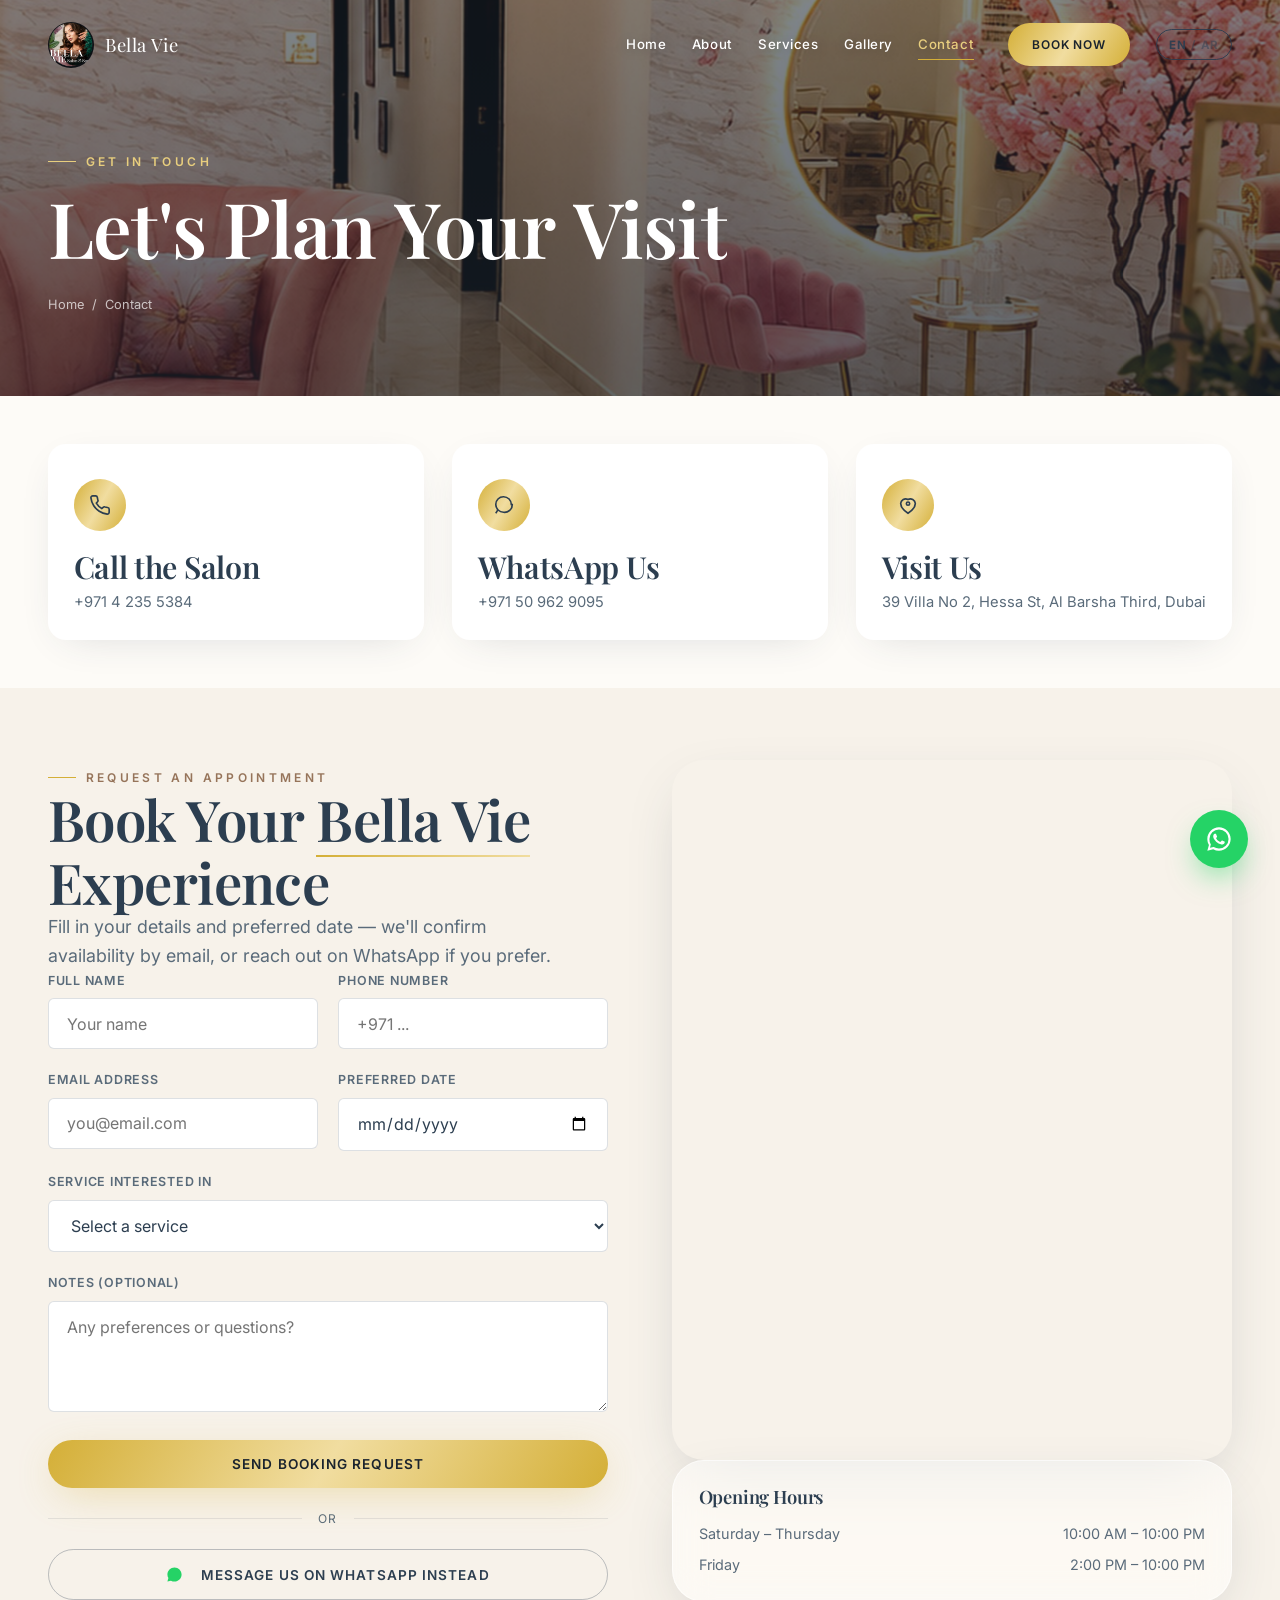
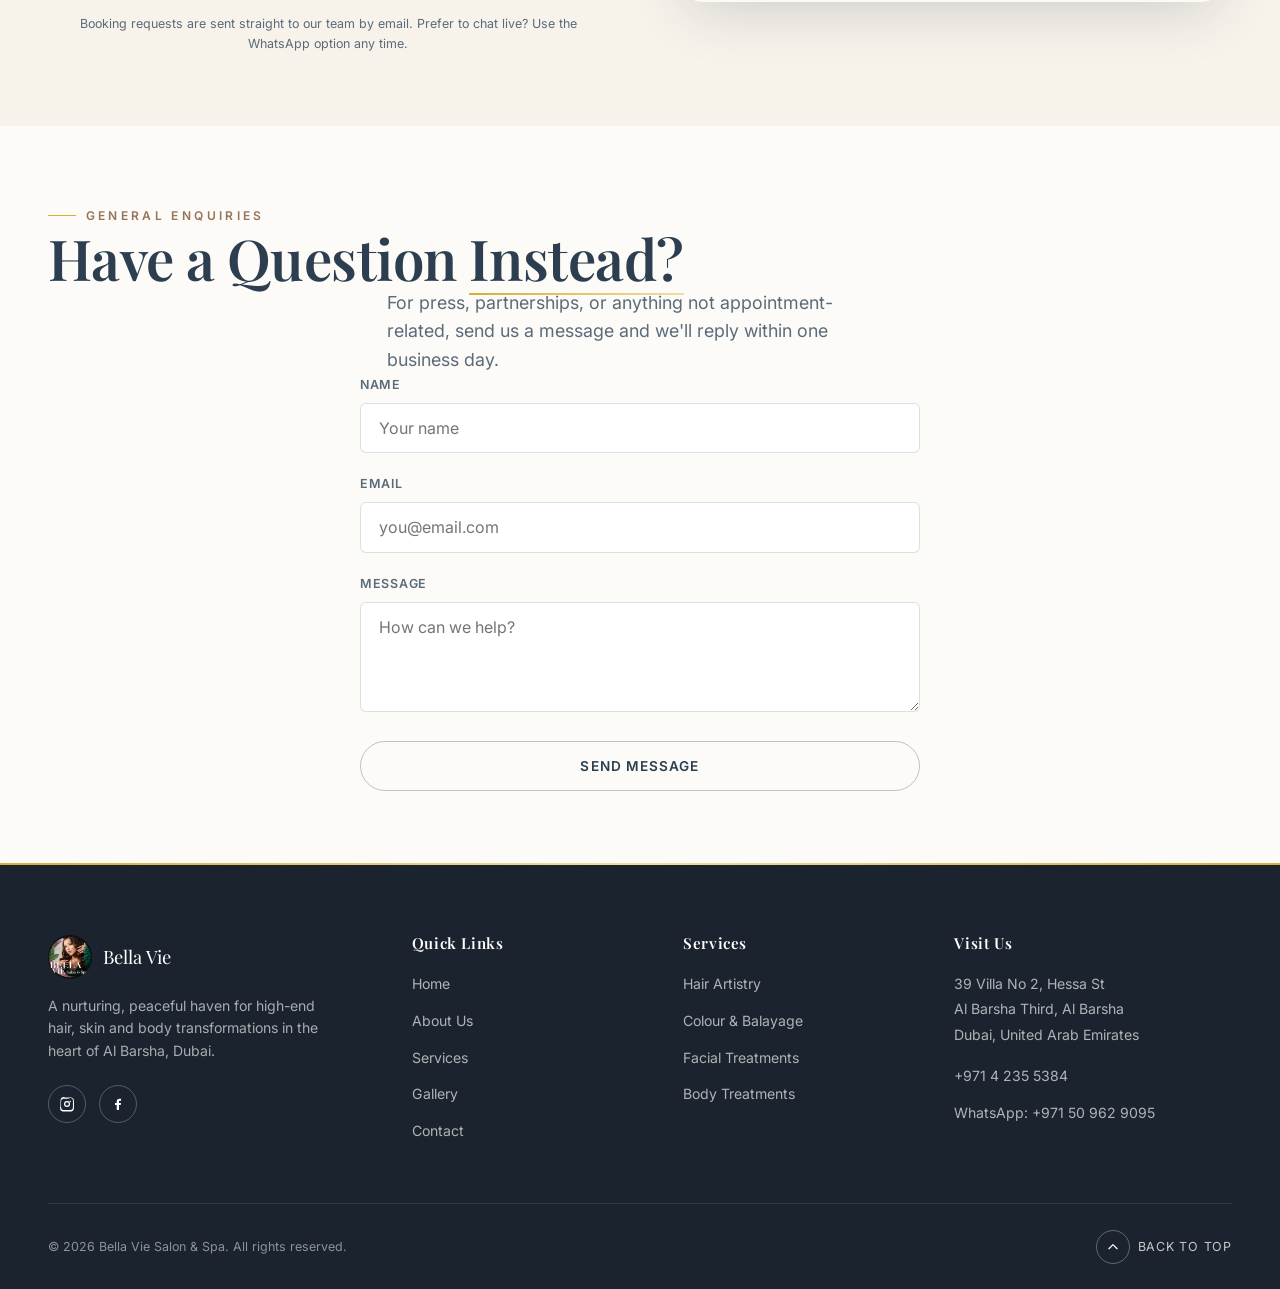
<file: contact.html>
<!DOCTYPE html>
<html lang="en">
<head>
<meta charset="UTF-8">
<meta name="viewport" content="width=device-width, initial-scale=1.0">
<title>Contact & Book | Bella Vie Salon & Spa — Dubai</title>
<meta name="description" content="Book your appointment or get in touch with Bella Vie Salon & Spa in Al Barsha, Dubai. Call, WhatsApp, or visit us in person.">
<link rel="canonical" href="https://bellavie.ae/contact.html">
<link rel="icon" type="image/png" sizes="32x32" href="favicon-32.png">
<link rel="preconnect" href="https://fonts.googleapis.com">
<link rel="preconnect" href="https://fonts.gstatic.com" crossorigin>
<link href="https://fonts.googleapis.com/css2?family=Playfair+Display:ital,wght@0,500;0,600;0,700;1,500;1,600&family=Inter:wght@400;500;600;700&family=Tajawal:wght@400;500;700&display=swap" rel="stylesheet">
<link rel="stylesheet" href="style.css?v=6">
<link rel="stylesheet" href="animations.css?v=6">
</head>
<body>

<div class="loader" aria-hidden="true">
  <div class="loader-mark">Bella&nbsp;Vie</div>
  <div class="loader-line"></div>
</div>

<header class="site-header">
  <div class="container">
    <a href="index.html" class="brand" aria-label="Bella Vie Salon & Spa — Home">
      <img src="logo-sm.png" alt="Bella Vie Salon & Spa logo" width="46" height="46">
      <span class="brand-word">Bella Vie</span>
    </a>
    <nav class="nav-links" id="nav-links">
      <a href="index.html" class="nav-link" data-i18n="nav.home">Home</a>
      <a href="about.html" class="nav-link" data-i18n="nav.about">About</a>
      <a href="services.html" class="nav-link" data-i18n="nav.services">Services</a>
      <a href="gallery.html" class="nav-link" data-i18n="nav.gallery">Gallery</a>
      <a href="contact.html" class="nav-link" data-i18n="nav.contact">Contact</a>
      <a href="contact.html#book" class="btn btn-gold btn-sm nav-cta" data-i18n="nav.book">Book Now</a>
      <button class="lang-toggle" id="lang-toggle" type="button" aria-label="Switch language">
        <span class="lang-en">EN</span><span class="lang-sep">/</span><span class="lang-ar">AR</span>
      </button>
    </nav>
    <button class="nav-toggle" id="nav-toggle" aria-label="Toggle navigation menu" aria-expanded="false">
      <span></span><span></span><span></span>
    </button>
  </div>
</header>

<section class="page-hero" style="min-height:44vh;">
  <div class="page-hero-media" data-parallax="0.1">
    <img src="hero-graded.jpg" alt="Bella Vie Salon interior" width="1642" height="1688">
  </div>
  <div class="page-hero-content container">
    <span class="eyebrow" data-i18n="contact.eyebrow">Get In Touch</span>
    <h1 data-i18n="contact.title">Let's Plan Your Visit</h1>
    <div class="breadcrumb">
      <a href="index.html">Home</a><span>/</span><span>Contact</span>
    </div>
  </div>
</section>

<!-- ============================= CONTACT INFO STRIP ============================= -->
<section class="section section--tight">
  <div class="container">
    <div class="grid grid-3">
      <div class="card" data-reveal>
        <div class="card-body" style="padding-top:2.2rem;">
          <div style="width:52px;height:52px;border-radius:50%;background:var(--grad-gold);display:flex;align-items:center;justify-content:center;margin-bottom:1.2rem;">
            <svg width="22" height="22" viewBox="0 0 24 24" fill="none" stroke="#2C3E50" stroke-width="1.8"><path d="M22 16.9v3a2 2 0 0 1-2.2 2 19.8 19.8 0 0 1-8.6-3.1 19.5 19.5 0 0 1-6-6 19.8 19.8 0 0 1-3.1-8.6A2 2 0 0 1 4.1 2h3a2 2 0 0 1 2 1.7c.1.9.3 1.8.6 2.7a2 2 0 0 1-.4 2.1L8 9.9a16 16 0 0 0 6 6l1.4-1.4a2 2 0 0 1 2.1-.4c.9.3 1.8.5 2.7.6a2 2 0 0 1 1.8 2Z"/></svg>
          </div>
          <h3>Call the Salon</h3>
          <p class="mt-sm"><a href="tel:+97142355384" style="color:var(--color-ink-soft);">+971 4 235 5384</a></p>
        </div>
      </div>
      <div class="card" data-reveal style="--delay:0.1s">
        <div class="card-body" style="padding-top:2.2rem;">
          <div style="width:52px;height:52px;border-radius:50%;background:var(--grad-gold);display:flex;align-items:center;justify-content:center;margin-bottom:1.2rem;">
            <svg width="22" height="22" viewBox="0 0 24 24" fill="none" stroke="#2C3E50" stroke-width="1.8"><path d="M21 11.5a8.38 8.38 0 0 1-9.5 8.4A8.5 8.5 0 0 1 3 11.5 8.38 8.38 0 0 1 11.5 3a8.5 8.5 0 0 1 8.5 8.5Z"/><path d="m3 21 2.5-4"/></svg>
          </div>
          <h3>WhatsApp Us</h3>
          <p class="mt-sm"><a href="https://wa.me/971509629095" target="_blank" rel="noopener" style="color:var(--color-ink-soft);">+971 50 962 9095</a></p>
        </div>
      </div>
      <div class="card" data-reveal style="--delay:0.2s">
        <div class="card-body" style="padding-top:2.2rem;">
          <div style="width:52px;height:52px;border-radius:50%;background:var(--grad-gold);display:flex;align-items:center;justify-content:center;margin-bottom:1.2rem;">
            <svg width="22" height="22" viewBox="0 0 24 24" fill="none" stroke="#2C3E50" stroke-width="1.8"><path d="M12 21c-4.4-2.9-8-6.4-8-10.6A5.4 5.4 0 0 1 12 6a5.4 5.4 0 0 1 8 4.4C20 14.6 16.4 18.1 12 21Z"/><circle cx="12" cy="10.5" r="1.8"/></svg>
          </div>
          <h3>Visit Us</h3>
          <p class="mt-sm" style="color:var(--color-ink-soft);">39 Villa No 2, Hessa St, Al Barsha Third, Dubai</p>
        </div>
      </div>
    </div>
  </div>
</section>

<!-- ============================= BOOKING FORM + MAP ============================= -->
<section class="section section--alt" id="book">
  <div class="container">
    <div class="split" style="align-items:flex-start;">
      <div data-reveal="left">
        <span class="eyebrow">Request an Appointment</span>
        <h2 class="mt-sm">Book Your <span class="thread">Bella Vie</span> Experience</h2>
        <p class="lead mt-md">Fill in your details and preferred date — we'll confirm availability by email, or reach out on WhatsApp if you prefer.</p>

        <form id="booking-form" class="mt-lg" novalidate>
          <div class="form-row">
            <div class="form-field">
              <label for="name">Full Name</label>
              <input type="text" id="name" name="name" placeholder="Your name" required>
            </div>
            <div class="form-field">
              <label for="phone">Phone Number</label>
              <input type="tel" id="phone" name="phone" placeholder="+971 ..." required>
            </div>
          </div>
          <div class="form-row">
            <div class="form-field">
              <label for="email">Email Address</label>
              <input type="email" id="email" name="email" placeholder="you@email.com" required>
            </div>
            <div class="form-field">
              <label for="date">Preferred Date</label>
              <input type="date" id="date" name="date" required>
            </div>
          </div>
          <div class="form-field">
            <label for="service">Service Interested In</label>
            <select id="service" name="service" required>
              <option value="" disabled selected>Select a service</option>
              <optgroup label="Hair">
                <option>Women's Haircut & Blowout</option>
                <option>Men's Precision Haircut</option>
                <option>Signature Blowout</option>
                <option>Special Event Styling</option>
              </optgroup>
              <optgroup label="Hair Colour">
                <option>Full Colour Refresh</option>
                <option>Full Highlights</option>
                <option>Balayage / Ombré</option>
                <option>Premium Keratin Treatment</option>
              </optgroup>
              <optgroup label="Facial Treatments">
                <option>Signature Hydrating Facial</option>
                <option>Detox Facial</option>
                <option>Anti-Aging KRX Peel</option>
              </optgroup>
              <optgroup label="Body Treatments">
                <option>Swedish Massage</option>
                <option>Deep Tissue Massage</option>
                <option>Body Scrubs & Polishes</option>
              </optgroup>
            </select>
          </div>
          <div class="form-field">
            <label for="message">Notes (optional)</label>
            <textarea id="message" name="message" rows="4" placeholder="Any preferences or questions?"></textarea>
          </div>
          <button type="submit" class="btn btn-gold" style="width:100%;" id="booking-submit-btn">
            <span class="btn-label">Send Booking Request</span>
          </button>
          <div id="booking-status" class="form-status" role="status" aria-live="polite"></div>

          <div class="or-divider"><span>or</span></div>

          <button type="button" class="btn btn-outline" style="width:100%;" id="booking-whatsapp-btn">
            <svg width="17" height="17" viewBox="0 0 24 24" fill="#25D366" style="margin-right:0.5rem; vertical-align:-3px;"><path d="M12 2C6.48 2 2 6.48 2 12c0 1.86.5 3.6 1.38 5.1L2 22l5.05-1.32A9.94 9.94 0 0 0 12 22c5.52 0 10-4.48 10-10S17.52 2 12 2Z"/></svg>
            Message Us on WhatsApp Instead
          </button>
          <p style="font-size:0.78rem; color:var(--color-ink-soft); margin-top:0.9rem; text-align:center;">Booking requests are sent straight to our team by email. Prefer to chat live? Use the WhatsApp option any time.</p>
        </form>
      </div>

      <div data-reveal="right">
        <div class="frame-media" style="aspect-ratio:4/5; box-shadow:var(--shadow-soft);">
          <iframe
            title="Bella Vie Salon & Spa location map"
            src="https://www.google.com/maps?q=Hessa+St,+Al+Barsha+Third,+Al+Barsha,+Dubai,+United+Arab+Emirates&output=embed"
            width="100%" height="100%" style="border:0;" loading="lazy" referrerpolicy="no-referrer-when-downgrade">
          </iframe>
        </div>
        <div class="glass-panel mt-md" style="padding:1.6rem;">
          <h4>Opening Hours</h4>
          <div style="margin-top:0.9rem; font-size:0.9rem; color:var(--color-ink-soft); display:flex; flex-direction:column; gap:0.5rem;">
            <div style="display:flex; justify-content:space-between;"><span>Saturday – Thursday</span><span>10:00 AM – 10:00 PM</span></div>
            <div style="display:flex; justify-content:space-between;"><span>Friday</span><span>2:00 PM – 10:00 PM</span></div>
          </div>
        </div>
      </div>
    </div>
  </div>
</section>

<!-- ============================= GENERAL ENQUIRY ============================= -->
<section class="section">
  <div class="container container-narrow text-center">
    <span class="eyebrow" data-reveal style="justify-content:center;">General Enquiries</span>
    <h2 class="mt-sm" data-reveal style="--delay:0.06s">Have a Question <span class="thread">Instead?</span></h2>
    <p class="lead mt-sm" data-reveal style="--delay:0.1s; margin-inline:auto;">For press, partnerships, or anything not appointment-related, send us a message and we'll reply within one business day.</p>

    <form id="contact-form" class="mt-lg" novalidate data-reveal style="text-align:left; max-width:560px; margin-inline:auto; --delay:0.16s" action="https://formspree.io/f/YOUR_FORM_ID" method="POST">
      <input type="hidden" name="_subject" value="Website Enquiry — Bella Vie Salon & Spa">
      <div class="form-field">
        <label for="cname">Name</label>
        <input type="text" id="cname" name="name" placeholder="Your name" required>
      </div>
      <div class="form-field">
        <label for="cemail">Email</label>
        <input type="email" id="cemail" name="email" placeholder="you@email.com" required>
      </div>
      <div class="form-field">
        <label for="cmessage">Message</label>
        <textarea id="cmessage" name="message" rows="4" placeholder="How can we help?" required></textarea>
      </div>
      <button type="submit" class="btn btn-outline" style="width:100%;" id="contact-submit-btn">Send Message</button>
      <div id="contact-status" class="form-status" role="status" aria-live="polite"></div>
    </form>
  </div>
</section>

<footer class="site-footer">
  <div class="container">
    <div class="footer-grid">
      <div>
        <div class="footer-brand">
          <img src="logo-sm.png" alt="Bella Vie Salon & Spa logo">
          <span>Bella Vie</span>
        </div>
        <p class="footer-desc" data-i18n="footer.desc">A nurturing, peaceful haven for high-end hair, skin and body transformations in the heart of Al Barsha, Dubai.</p>
        <div class="footer-social">
          <a href="https://www.instagram.com/bellavie.uae/" target="_blank" rel="noopener" aria-label="Instagram"><svg viewBox="0 0 24 24"><path d="M12 2.2c3.2 0 3.6 0 4.9.07 1.2.06 2 .25 2.5.42.6.24 1.1.55 1.6 1.03.48.48.8 1 1.03 1.6.17.5.36 1.3.42 2.5.06 1.3.07 1.7.07 4.9s0 3.6-.07 4.9c-.06 1.2-.25 2-.42 2.5-.24.6-.55 1.1-1.03 1.6a4.4 4.4 0 0 1-1.6 1.03c-.5.17-1.3.36-2.5.42-1.3.06-1.7.07-4.9.07s-3.6 0-4.9-.07c-1.2-.06-2-.25-2.5-.42a4.4 4.4 0 0 1-1.6-1.03 4.4 4.4 0 0 1-1.03-1.6c-.17-.5-.36-1.3-.42-2.5C2.2 15.6 2.2 15.2 2.2 12s0-3.6.07-4.9c.06-1.2.25-2 .42-2.5.24-.6.55-1.1 1.03-1.6.48-.48 1-.8 1.6-1.03.5-.17 1.3-.36 2.5-.42C8.4 2.2 8.8 2.2 12 2.2Zm0 1.8c-3.15 0-3.52 0-4.76.07-1 .05-1.5.2-1.86.34-.47.18-.8.4-1.15.75-.35.35-.57.68-.75 1.15-.14.36-.3.87-.34 1.86C3.07 8.4 3.07 8.77 3.07 12s0 3.6.07 4.84c.05 1 .2 1.5.34 1.86.18.47.4.8.75 1.15.35.35.68.57 1.15.75.36.14.87.3 1.86.34 1.24.06 1.6.07 4.76.07s3.52 0 4.76-.07c1-.05 1.5-.2 1.86-.34.47-.18.8-.4 1.15-.75.35-.35.57-.68.75-1.15.14-.36.3-.87.34-1.86.06-1.24.07-1.6.07-4.84s0-3.6-.07-4.84c-.05-1-.2-1.5-.34-1.86a3 3 0 0 0-.75-1.15 3 3 0 0 0-1.15-.75c-.36-.14-.87-.3-1.86-.34C15.52 4 15.15 4 12 4Zm0 3.5a4.5 4.5 0 1 1 0 9 4.5 4.5 0 0 1 0-9Zm0 1.8a2.7 2.7 0 1 0 0 5.4 2.7 2.7 0 0 0 0-5.4Zm4.7-2a1.05 1.05 0 1 1 0 2.1 1.05 1.05 0 0 1 0-2.1Z"/></svg></a>
          <a href="https://www.facebook.com/Bellavie.uae/" target="_blank" rel="noopener" aria-label="Facebook"><svg viewBox="0 0 24 24"><path d="M13.5 21v-7.6h2.6l.4-3h-3v-1.9c0-.87.24-1.46 1.5-1.46H16.6V4.14C16.3 4.1 15.3 4 14.1 4c-2.4 0-4 1.47-4 4.16v2.24H7.5v3h2.6V21h3.4Z"/></svg></a>
        </div>
      </div>
      <div class="footer-col">
        <h4 data-i18n="footer.quicklinks">Quick Links</h4>
        <ul>
          <li><a href="index.html" data-i18n="nav.home">Home</a></li>
          <li><a href="about.html" data-i18n="footer.aboutus">About Us</a></li>
          <li><a href="services.html" data-i18n="nav.services">Services</a></li>
          <li><a href="gallery.html" data-i18n="nav.gallery">Gallery</a></li>
          <li><a href="contact.html" data-i18n="nav.contact">Contact</a></li>
        </ul>
      </div>
      <div class="footer-col">
        <h4 data-i18n="footer.services">Services</h4>
        <ul>
          <li><a href="services.html#hair" data-i18n="footer.hair">Hair Artistry</a></li>
          <li><a href="services.html#color" data-i18n="footer.color">Colour &amp; Balayage</a></li>
          <li><a href="services.html#facials" data-i18n="footer.facials">Facial Treatments</a></li>
          <li><a href="services.html#body" data-i18n="footer.body">Body Treatments</a></li>
        </ul>
      </div>
      <div class="footer-col">
        <h4 data-i18n="footer.visitus">Visit Us</h4>
        <address>
          39 Villa No 2, Hessa St<br>
          Al Barsha Third, Al Barsha<br>
          Dubai, United Arab Emirates
        </address>
        <ul style="margin-top:1rem;">
          <li><a href="tel:+97142355384">+971 4 235 5384</a></li>
          <li><a href="https://wa.me/971509629095" target="_blank" rel="noopener">WhatsApp: +971 50 962 9095</a></li>
        </ul>
      </div>
    </div>
    <div class="footer-bottom">
      <span>&copy; <span data-year></span> Bella Vie Salon &amp; Spa. All rights reserved.</span>
      <a href="#top" class="back-to-top" data-back-to-top>
        <span class="circle">
          <svg width="14" height="14" viewBox="0 0 24 24" fill="none" stroke="#fff" stroke-width="2"><path d="m5 15 7-7 7 7" stroke-linecap="round" stroke-linejoin="round"/></svg>
        </span>
        <span data-i18n="footer.backtotop">Back to Top</span>
      </a>
    </div>
  </div>
</footer>

<a href="https://wa.me/971509629095" target="_blank" rel="noopener" class="float-whatsapp" aria-label="Chat with us on WhatsApp">
  <svg viewBox="0 0 24 24"><path d="M12 2C6.48 2 2 6.48 2 12c0 1.86.5 3.6 1.38 5.1L2 22l5.05-1.32A9.94 9.94 0 0 0 12 22c5.52 0 10-4.48 10-10S17.52 2 12 2Zm0 18.2c-1.63 0-3.15-.45-4.45-1.24l-.32-.19-3 .78.8-2.92-.2-.3A8.18 8.18 0 0 1 3.8 12 8.2 8.2 0 1 1 12 20.2Zm4.5-6.13c-.25-.12-1.45-.71-1.68-.8-.22-.08-.39-.12-.55.13-.16.24-.63.79-.78.96-.14.16-.28.18-.53.06-.25-.12-1.04-.38-1.98-1.22-.73-.65-1.22-1.45-1.37-1.7-.14-.24-.02-.37.11-.5.11-.11.25-.28.37-.42.12-.14.16-.24.24-.4.08-.16.04-.3-.02-.42-.06-.12-.55-1.33-.76-1.82-.2-.48-.4-.42-.55-.42h-.47c-.16 0-.42.06-.64.3-.22.24-.85.83-.85 2.02s.87 2.35.99 2.51c.12.16 1.71 2.6 4.14 3.65.58.25 1.03.4 1.38.51.58.18 1.11.16 1.53.1.47-.07 1.45-.59 1.65-1.16.2-.57.2-1.06.14-1.16-.06-.1-.22-.16-.47-.28Z"/></svg>
</a>

<script src="main.js?v=6" defer></script>
</body>
</html>
</file>
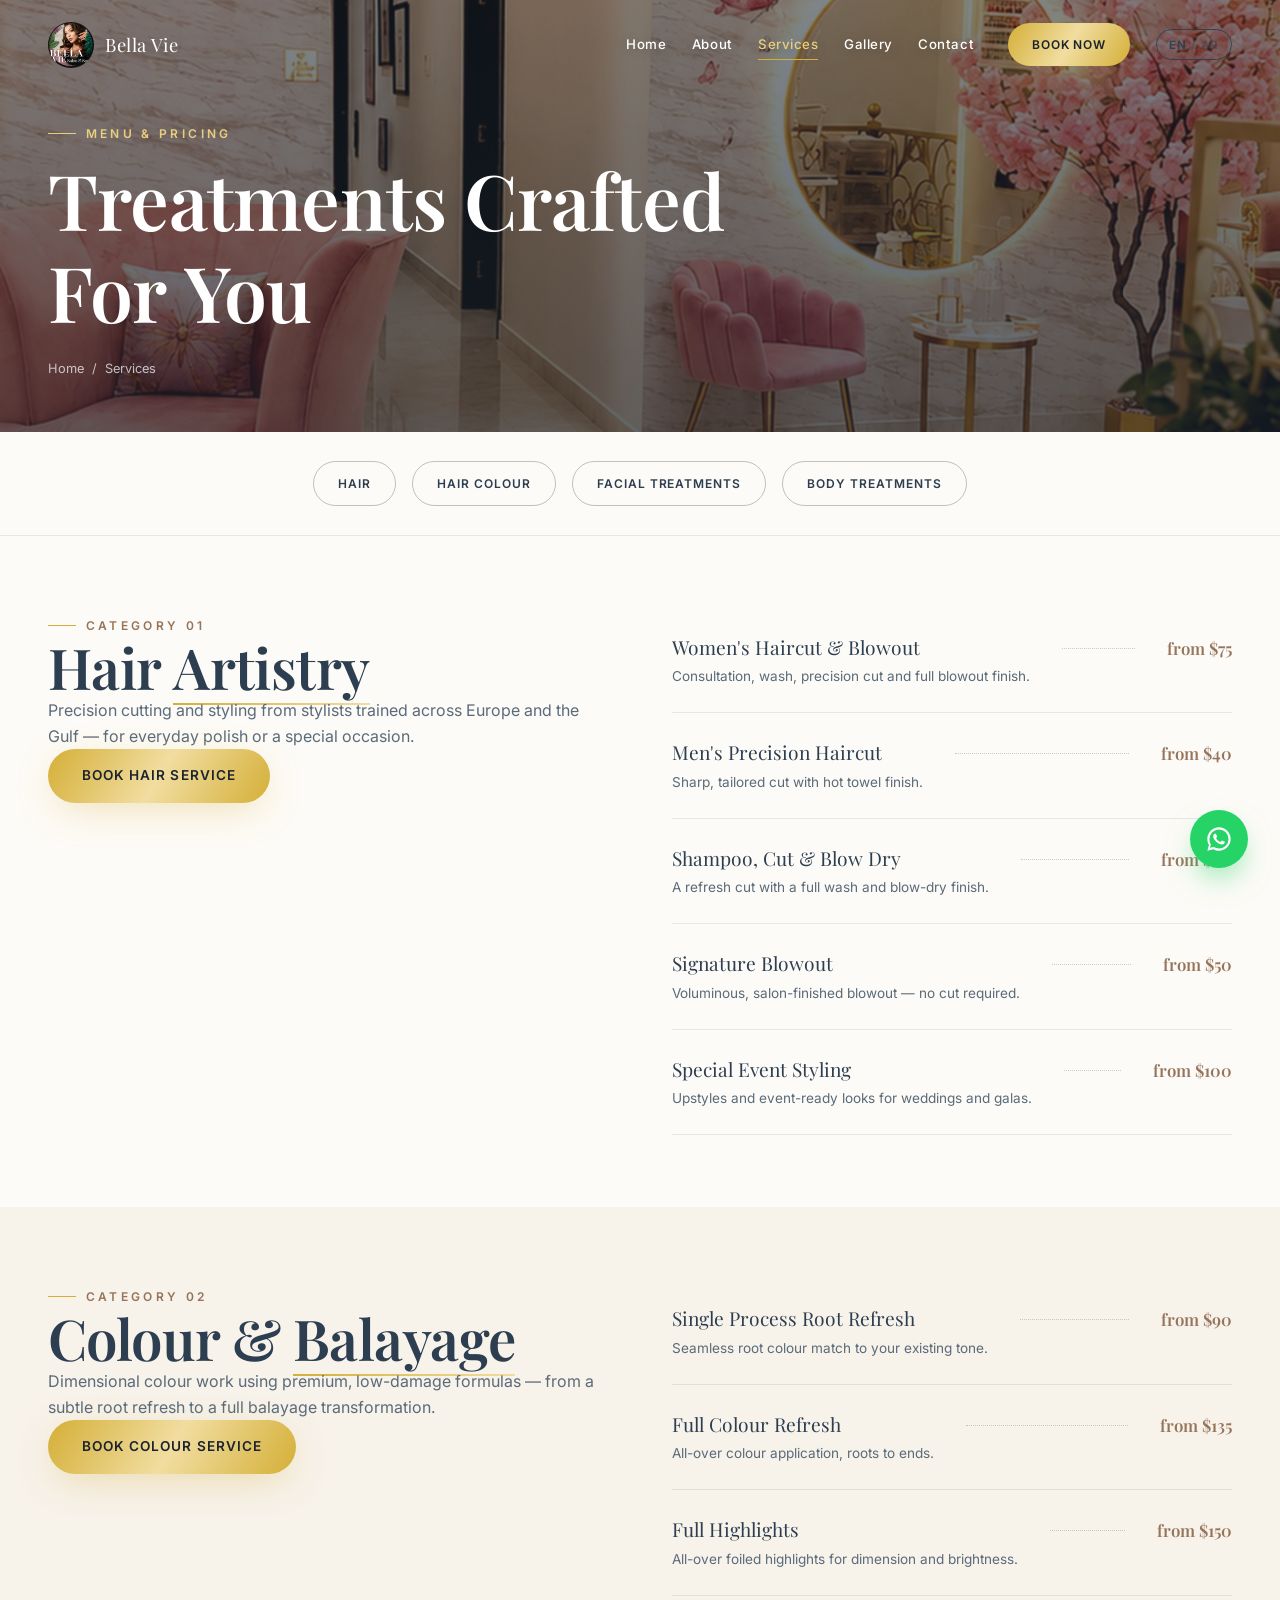
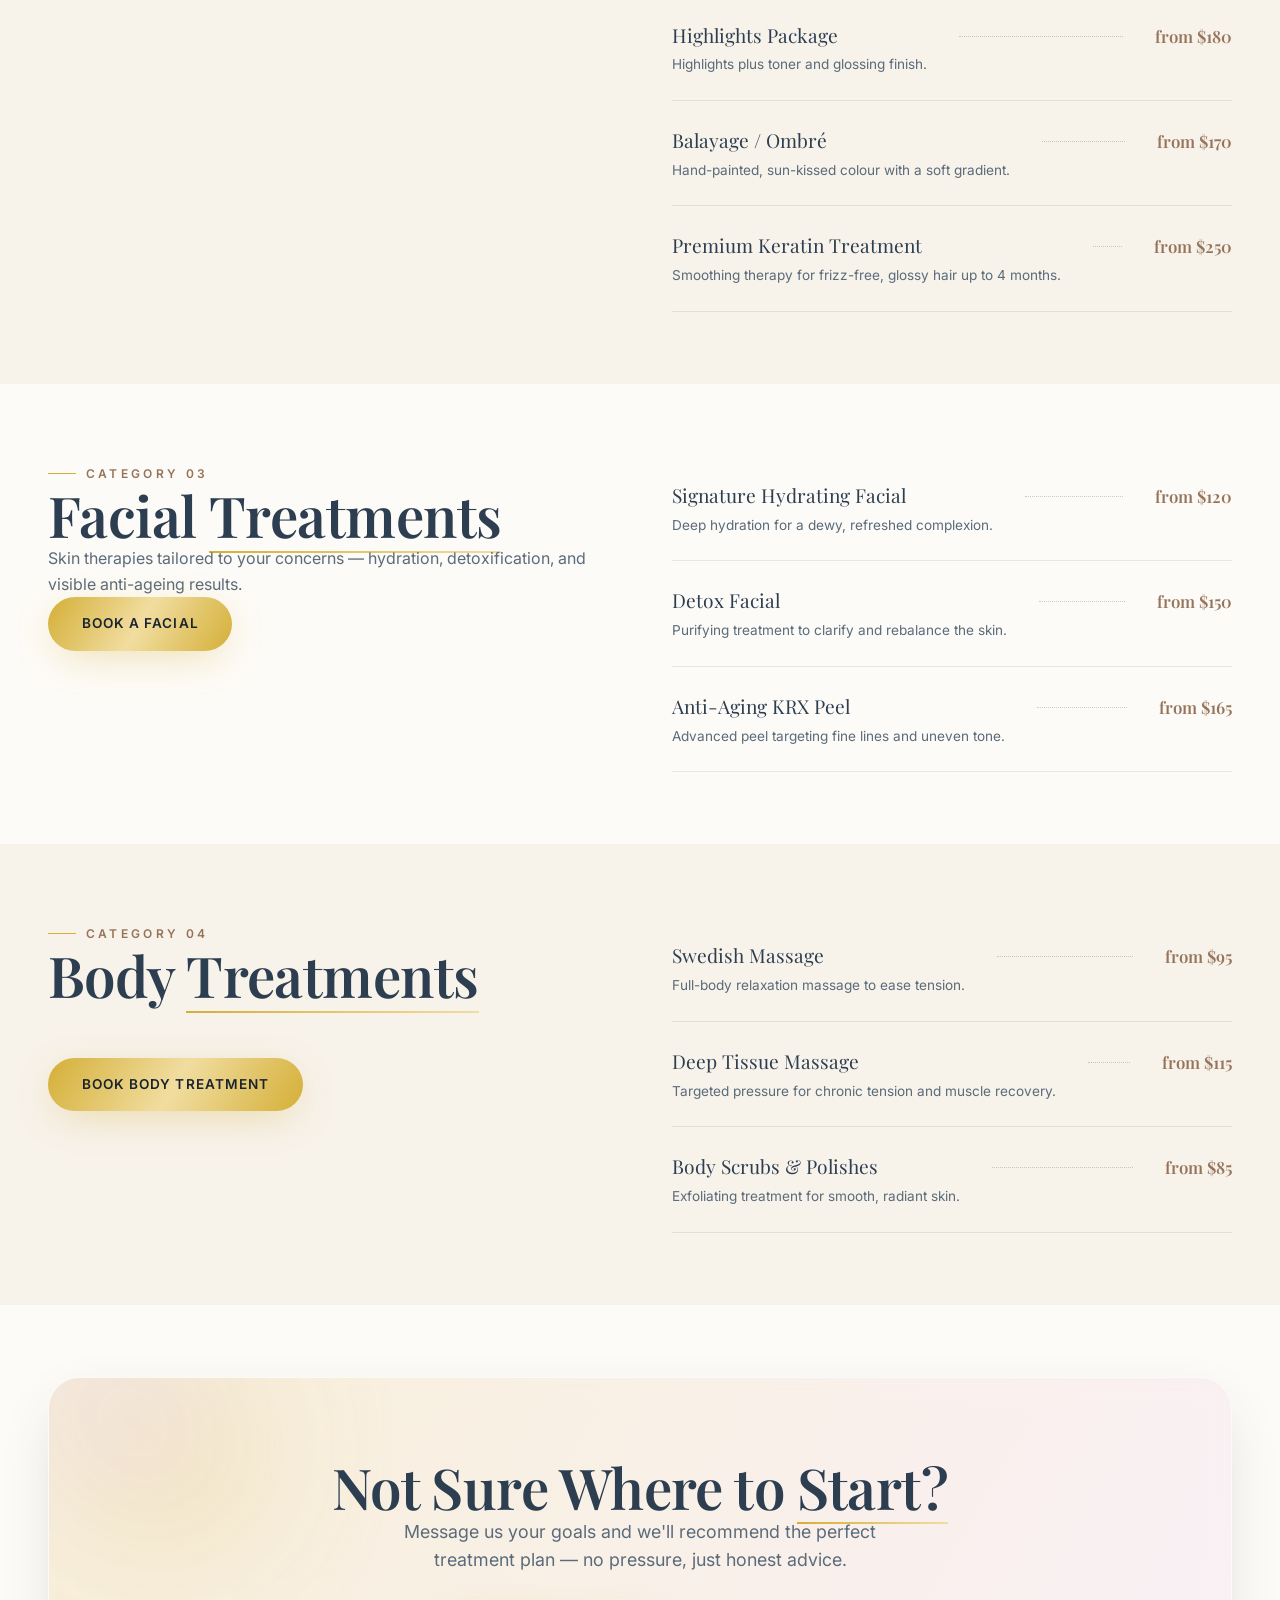
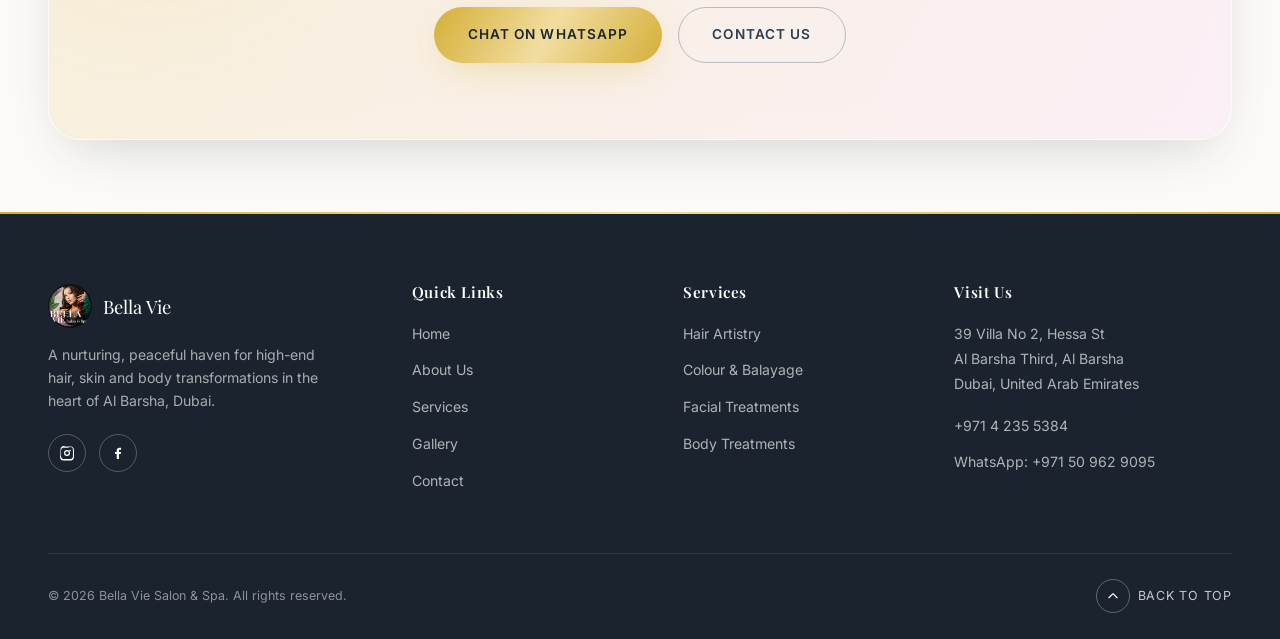
<file: services.html>
<!DOCTYPE html>
<html lang="en">
<head>
<meta charset="UTF-8">
<meta name="viewport" content="width=device-width, initial-scale=1.0">
<title>Services & Pricing | Bella Vie Salon & Spa — Dubai</title>
<meta name="description" content="Explore Bella Vie's full menu of luxury hair, colour, facial and body treatments in Al Barsha, Dubai — with transparent pricing.">
<link rel="canonical" href="https://bellavie.ae/services.html">
<link rel="icon" type="image/png" sizes="32x32" href="favicon-32.png">
<link rel="preconnect" href="https://fonts.googleapis.com">
<link rel="preconnect" href="https://fonts.gstatic.com" crossorigin>
<link href="https://fonts.googleapis.com/css2?family=Playfair+Display:ital,wght@0,500;0,600;0,700;1,500;1,600&family=Inter:wght@400;500;600;700&family=Tajawal:wght@400;500;700&display=swap" rel="stylesheet">
<link rel="stylesheet" href="style.css?v=6">
<link rel="stylesheet" href="animations.css?v=6">
</head>
<body>

<div class="loader" aria-hidden="true">
  <div class="loader-mark">Bella&nbsp;Vie</div>
  <div class="loader-line"></div>
</div>

<header class="site-header">
  <div class="container">
    <a href="index.html" class="brand" aria-label="Bella Vie Salon & Spa — Home">
      <img src="logo-sm.png" alt="Bella Vie Salon & Spa logo" width="46" height="46">
      <span class="brand-word">Bella Vie</span>
    </a>
    <nav class="nav-links" id="nav-links">
      <a href="index.html" class="nav-link" data-i18n="nav.home">Home</a>
      <a href="about.html" class="nav-link" data-i18n="nav.about">About</a>
      <a href="services.html" class="nav-link" data-i18n="nav.services">Services</a>
      <a href="gallery.html" class="nav-link" data-i18n="nav.gallery">Gallery</a>
      <a href="contact.html" class="nav-link" data-i18n="nav.contact">Contact</a>
      <a href="contact.html#book" class="btn btn-gold btn-sm nav-cta" data-i18n="nav.book">Book Now</a>
      <button class="lang-toggle" id="lang-toggle" type="button" aria-label="Switch language">
        <span class="lang-en">EN</span><span class="lang-sep">/</span><span class="lang-ar">AR</span>
      </button>
    </nav>
    <button class="nav-toggle" id="nav-toggle" aria-label="Toggle navigation menu" aria-expanded="false">
      <span></span><span></span><span></span>
    </button>
  </div>
</header>

<section class="page-hero" style="min-height:48vh;">
  <div class="page-hero-media" data-parallax="0.1">
    <img src="hero-graded.jpg" alt="Bella Vie Salon treatment room" width="1642" height="1688">
  </div>
  <div class="page-hero-content container">
    <span class="eyebrow" data-i18n="services.eyebrow">Menu &amp; Pricing</span>
    <h1 data-i18n-html="services.title">Treatments Crafted<br>For You</h1>
    <div class="breadcrumb">
      <a href="index.html">Home</a><span>/</span><span>Services</span>
    </div>
  </div>
</section>

<!-- Quick category nav -->
<div class="marquee" style="border-top:none;">
  <div class="container" style="display:flex; gap:1rem; flex-wrap:wrap; justify-content:center; padding-block:0.4rem;">
    <a href="#hair" class="btn btn-outline btn-sm">Hair</a>
    <a href="#color" class="btn btn-outline btn-sm">Hair Colour</a>
    <a href="#facials" class="btn btn-outline btn-sm">Facial Treatments</a>
    <a href="#body" class="btn btn-outline btn-sm">Body Treatments</a>
  </div>
</div>

<!-- ============================= HAIR ============================= -->
<section class="section" id="hair">
  <div class="container">
    <div class="split" style="align-items:flex-start;">
      <div class="sticky-col">
        <span class="eyebrow" data-reveal>Category 01</span>
        <h2 class="mt-sm" data-reveal style="--delay:0.06s">Hair <span class="thread">Artistry</span></h2>
        <p class="mt-md" data-reveal style="--delay:0.1s">Precision cutting and styling from stylists trained across Europe and the Gulf — for everyday polish or a special occasion.</p>
        <a href="https://wa.me/971509629095?text=Hello%20Bella%20Vie%2C%20I%27d%20like%20to%20book%20a%20hair%20service." target="_blank" rel="noopener" class="btn btn-gold mt-md" data-reveal style="--delay:0.16s">Book Hair Service</a>
      </div>
      <div>
        <div class="service-row" data-reveal>
          <div><div class="name">Women's Haircut &amp; Blowout</div><div class="desc">Consultation, wash, precision cut and full blowout finish.</div></div>
          <div class="dots"></div>
          <div class="price">from $75</div>
        </div>
        <div class="service-row" data-reveal style="--delay:0.05s">
          <div><div class="name">Men's Precision Haircut</div><div class="desc">Sharp, tailored cut with hot towel finish.</div></div>
          <div class="dots"></div>
          <div class="price">from $40</div>
        </div>
        <div class="service-row" data-reveal style="--delay:0.1s">
          <div><div class="name">Shampoo, Cut &amp; Blow Dry</div><div class="desc">A refresh cut with a full wash and blow-dry finish.</div></div>
          <div class="dots"></div>
          <div class="price">from $60</div>
        </div>
        <div class="service-row" data-reveal style="--delay:0.15s">
          <div><div class="name">Signature Blowout</div><div class="desc">Voluminous, salon-finished blowout — no cut required.</div></div>
          <div class="dots"></div>
          <div class="price">from $50</div>
        </div>
        <div class="service-row" data-reveal style="--delay:0.2s">
          <div><div class="name">Special Event Styling</div><div class="desc">Upstyles and event-ready looks for weddings and galas.</div></div>
          <div class="dots"></div>
          <div class="price">from $100</div>
        </div>
      </div>
    </div>
  </div>
</section>

<!-- ============================= HAIR COLOR ============================= -->
<section class="section section--alt" id="color">
  <div class="container">
    <div class="split reverse" style="align-items:flex-start;">
      <div class="sticky-col">
        <span class="eyebrow" data-reveal>Category 02</span>
        <h2 class="mt-sm" data-reveal style="--delay:0.06s">Colour &amp; <span class="thread">Balayage</span></h2>
        <p class="mt-md" data-reveal style="--delay:0.1s">Dimensional colour work using premium, low-damage formulas — from a subtle root refresh to a full balayage transformation.</p>
        <a href="https://wa.me/971509629095?text=Hello%20Bella%20Vie%2C%20I%27d%20like%20to%20book%20a%20colour%20service." target="_blank" rel="noopener" class="btn btn-gold mt-md" data-reveal style="--delay:0.16s">Book Colour Service</a>
      </div>
      <div>
        <div class="service-row" data-reveal>
          <div><div class="name">Single Process Root Refresh</div><div class="desc">Seamless root colour match to your existing tone.</div></div>
          <div class="dots"></div>
          <div class="price">from $90</div>
        </div>
        <div class="service-row" data-reveal style="--delay:0.05s">
          <div><div class="name">Full Colour Refresh</div><div class="desc">All-over colour application, roots to ends.</div></div>
          <div class="dots"></div>
          <div class="price">from $135</div>
        </div>
        <div class="service-row" data-reveal style="--delay:0.1s">
          <div><div class="name">Full Highlights</div><div class="desc">All-over foiled highlights for dimension and brightness.</div></div>
          <div class="dots"></div>
          <div class="price">from $150</div>
        </div>
        <div class="service-row" data-reveal style="--delay:0.15s">
          <div><div class="name">Highlights Package</div><div class="desc">Highlights plus toner and glossing finish.</div></div>
          <div class="dots"></div>
          <div class="price">from $180</div>
        </div>
        <div class="service-row" data-reveal style="--delay:0.2s">
          <div><div class="name">Balayage / Ombré</div><div class="desc">Hand-painted, sun-kissed colour with a soft gradient.</div></div>
          <div class="dots"></div>
          <div class="price">from $170</div>
        </div>
        <div class="service-row" data-reveal style="--delay:0.25s">
          <div><div class="name">Premium Keratin Treatment</div><div class="desc">Smoothing therapy for frizz-free, glossy hair up to 4 months.</div></div>
          <div class="dots"></div>
          <div class="price">from $250</div>
        </div>
      </div>
    </div>
  </div>
</section>

<!-- ============================= FACIALS ============================= -->
<section class="section" id="facials">
  <div class="container">
    <div class="split" style="align-items:flex-start;">
      <div class="sticky-col">
        <span class="eyebrow" data-reveal>Category 03</span>
        <h2 class="mt-sm" data-reveal style="--delay:0.06s">Facial <span class="thread">Treatments</span></h2>
        <p class="mt-md" data-reveal style="--delay:0.1s">Skin therapies tailored to your concerns — hydration, detoxification, and visible anti-ageing results.</p>
        <a href="https://wa.me/971509629095?text=Hello%20Bella%20Vie%2C%20I%27d%20like%20to%20book%20a%20facial." target="_blank" rel="noopener" class="btn btn-gold mt-md" data-reveal style="--delay:0.16s">Book a Facial</a>
      </div>
      <div>
        <div class="service-row" data-reveal>
          <div><div class="name">Signature Hydrating Facial</div><div class="desc">Deep hydration for a dewy, refreshed complexion.</div></div>
          <div class="dots"></div>
          <div class="price">from $120</div>
        </div>
        <div class="service-row" data-reveal style="--delay:0.05s">
          <div><div class="name">Detox Facial</div><div class="desc">Purifying treatment to clarify and rebalance the skin.</div></div>
          <div class="dots"></div>
          <div class="price">from $150</div>
        </div>
        <div class="service-row" data-reveal style="--delay:0.1s">
          <div><div class="name">Anti-Aging KRX Peel</div><div class="desc">Advanced peel targeting fine lines and uneven tone.</div></div>
          <div class="dots"></div>
          <div class="price">from $165</div>
        </div>
      </div>
    </div>
  </div>
</section>

<!-- ============================= BODY ============================= -->
<section class="section section--alt" id="body">
  <div class="container">
    <div class="split reverse" style="align-items:flex-start;">
      <div class="sticky-col">
        <span class="eyebrow" data-reveal>Category 04</span>
        <h2 class="mt-sm" data-reveal style="--delay:0.06s">Body <span class="thread">Treatments</span></h2>
        <p class="mt-md" data-reveal style="--delay:0.1s">Restorative rituals to release tension and renew the body — from therapeutic massage to skin-polishing scrubs.</p>
        <a href="https://wa.me/971509629095?text=Hello%20Bella%20Vie%2C%20I%27d%20like%20to%20book%20a%20body%20treatment." target="_blank" rel="noopener" class="btn btn-gold mt-md" data-reveal style="--delay:0.16s">Book Body Treatment</a>
      </div>
      <div>
        <div class="service-row" data-reveal>
          <div><div class="name">Swedish Massage</div><div class="desc">Full-body relaxation massage to ease tension.</div></div>
          <div class="dots"></div>
          <div class="price">from $95</div>
        </div>
        <div class="service-row" data-reveal style="--delay:0.05s">
          <div><div class="name">Deep Tissue Massage</div><div class="desc">Targeted pressure for chronic tension and muscle recovery.</div></div>
          <div class="dots"></div>
          <div class="price">from $115</div>
        </div>
        <div class="service-row" data-reveal style="--delay:0.1s">
          <div><div class="name">Body Scrubs &amp; Polishes</div><div class="desc">Exfoliating treatment for smooth, radiant skin.</div></div>
          <div class="dots"></div>
          <div class="price">from $85</div>
        </div>
      </div>
    </div>
  </div>
</section>

<!-- ============================= NOTE + CTA ============================= -->
<section class="section">
  <div class="container">
    <div class="glass-panel" style="background:linear-gradient(120deg, rgba(212,175,55,0.14), rgba(224,176,255,0.14)); padding: clamp(2.4rem, 6vw, 5rem); text-align:center; position:relative; overflow:hidden;">
      <div class="aura-blob" style="width:300px;height:300px; top:-100px; left:-60px;"></div>
      <div style="position:relative; z-index:1;">
        <h2 data-reveal>Not Sure Where to <span class="thread">Start?</span></h2>
        <p class="lead mt-sm" data-reveal style="--delay:0.08s; margin-inline:auto;">Message us your goals and we'll recommend the perfect treatment plan — no pressure, just honest advice.</p>
        <div class="hero-actions" data-reveal style="justify-content:center; margin-top:2rem; --delay:0.16s">
          <a href="https://wa.me/971509629095" target="_blank" rel="noopener" class="btn btn-gold">Chat on WhatsApp</a>
          <a href="contact.html" class="btn btn-outline">Contact Us</a>
        </div>
      </div>
    </div>
  </div>
</section>

<footer class="site-footer">
  <div class="container">
    <div class="footer-grid">
      <div>
        <div class="footer-brand">
          <img src="logo-sm.png" alt="Bella Vie Salon & Spa logo">
          <span>Bella Vie</span>
        </div>
        <p class="footer-desc" data-i18n="footer.desc">A nurturing, peaceful haven for high-end hair, skin and body transformations in the heart of Al Barsha, Dubai.</p>
        <div class="footer-social">
          <a href="https://www.instagram.com/bellavie.uae/" target="_blank" rel="noopener" aria-label="Instagram"><svg viewBox="0 0 24 24"><path d="M12 2.2c3.2 0 3.6 0 4.9.07 1.2.06 2 .25 2.5.42.6.24 1.1.55 1.6 1.03.48.48.8 1 1.03 1.6.17.5.36 1.3.42 2.5.06 1.3.07 1.7.07 4.9s0 3.6-.07 4.9c-.06 1.2-.25 2-.42 2.5-.24.6-.55 1.1-1.03 1.6a4.4 4.4 0 0 1-1.6 1.03c-.5.17-1.3.36-2.5.42-1.3.06-1.7.07-4.9.07s-3.6 0-4.9-.07c-1.2-.06-2-.25-2.5-.42a4.4 4.4 0 0 1-1.6-1.03 4.4 4.4 0 0 1-1.03-1.6c-.17-.5-.36-1.3-.42-2.5C2.2 15.6 2.2 15.2 2.2 12s0-3.6.07-4.9c.06-1.2.25-2 .42-2.5.24-.6.55-1.1 1.03-1.6.48-.48 1-.8 1.6-1.03.5-.17 1.3-.36 2.5-.42C8.4 2.2 8.8 2.2 12 2.2Zm0 1.8c-3.15 0-3.52 0-4.76.07-1 .05-1.5.2-1.86.34-.47.18-.8.4-1.15.75-.35.35-.57.68-.75 1.15-.14.36-.3.87-.34 1.86C3.07 8.4 3.07 8.77 3.07 12s0 3.6.07 4.84c.05 1 .2 1.5.34 1.86.18.47.4.8.75 1.15.35.35.68.57 1.15.75.36.14.87.3 1.86.34 1.24.06 1.6.07 4.76.07s3.52 0 4.76-.07c1-.05 1.5-.2 1.86-.34.47-.18.8-.4 1.15-.75.35-.35.57-.68.75-1.15.14-.36.3-.87.34-1.86.06-1.24.07-1.6.07-4.84s0-3.6-.07-4.84c-.05-1-.2-1.5-.34-1.86a3 3 0 0 0-.75-1.15 3 3 0 0 0-1.15-.75c-.36-.14-.87-.3-1.86-.34C15.52 4 15.15 4 12 4Zm0 3.5a4.5 4.5 0 1 1 0 9 4.5 4.5 0 0 1 0-9Zm0 1.8a2.7 2.7 0 1 0 0 5.4 2.7 2.7 0 0 0 0-5.4Zm4.7-2a1.05 1.05 0 1 1 0 2.1 1.05 1.05 0 0 1 0-2.1Z"/></svg></a>
          <a href="https://www.facebook.com/Bellavie.uae/" target="_blank" rel="noopener" aria-label="Facebook"><svg viewBox="0 0 24 24"><path d="M13.5 21v-7.6h2.6l.4-3h-3v-1.9c0-.87.24-1.46 1.5-1.46H16.6V4.14C16.3 4.1 15.3 4 14.1 4c-2.4 0-4 1.47-4 4.16v2.24H7.5v3h2.6V21h3.4Z"/></svg></a>
        </div>
      </div>
      <div class="footer-col">
        <h4 data-i18n="footer.quicklinks">Quick Links</h4>
        <ul>
          <li><a href="index.html" data-i18n="nav.home">Home</a></li>
          <li><a href="about.html" data-i18n="footer.aboutus">About Us</a></li>
          <li><a href="services.html" data-i18n="nav.services">Services</a></li>
          <li><a href="gallery.html" data-i18n="nav.gallery">Gallery</a></li>
          <li><a href="contact.html" data-i18n="nav.contact">Contact</a></li>
        </ul>
      </div>
      <div class="footer-col">
        <h4 data-i18n="footer.services">Services</h4>
        <ul>
          <li><a href="services.html#hair" data-i18n="footer.hair">Hair Artistry</a></li>
          <li><a href="services.html#color" data-i18n="footer.color">Colour &amp; Balayage</a></li>
          <li><a href="services.html#facials" data-i18n="footer.facials">Facial Treatments</a></li>
          <li><a href="services.html#body" data-i18n="footer.body">Body Treatments</a></li>
        </ul>
      </div>
      <div class="footer-col">
        <h4 data-i18n="footer.visitus">Visit Us</h4>
        <address>
          39 Villa No 2, Hessa St<br>
          Al Barsha Third, Al Barsha<br>
          Dubai, United Arab Emirates
        </address>
        <ul style="margin-top:1rem;">
          <li><a href="tel:+97142355384">+971 4 235 5384</a></li>
          <li><a href="https://wa.me/971509629095" target="_blank" rel="noopener">WhatsApp: +971 50 962 9095</a></li>
        </ul>
      </div>
    </div>
    <div class="footer-bottom">
      <span>&copy; <span data-year></span> Bella Vie Salon &amp; Spa. All rights reserved.</span>
      <a href="#top" class="back-to-top" data-back-to-top>
        <span class="circle">
          <svg width="14" height="14" viewBox="0 0 24 24" fill="none" stroke="#fff" stroke-width="2"><path d="m5 15 7-7 7 7" stroke-linecap="round" stroke-linejoin="round"/></svg>
        </span>
        <span data-i18n="footer.backtotop">Back to Top</span>
      </a>
    </div>
  </div>
</footer>

<a href="https://wa.me/971509629095" target="_blank" rel="noopener" class="float-whatsapp" aria-label="Chat with us on WhatsApp">
  <svg viewBox="0 0 24 24"><path d="M12 2C6.48 2 2 6.48 2 12c0 1.86.5 3.6 1.38 5.1L2 22l5.05-1.32A9.94 9.94 0 0 0 12 22c5.52 0 10-4.48 10-10S17.52 2 12 2Zm0 18.2c-1.63 0-3.15-.45-4.45-1.24l-.32-.19-3 .78.8-2.92-.2-.3A8.18 8.18 0 0 1 3.8 12 8.2 8.2 0 1 1 12 20.2Zm4.5-6.13c-.25-.12-1.45-.71-1.68-.8-.22-.08-.39-.12-.55.13-.16.24-.63.79-.78.96-.14.16-.28.18-.53.06-.25-.12-1.04-.38-1.98-1.22-.73-.65-1.22-1.45-1.37-1.7-.14-.24-.02-.37.11-.5.11-.11.25-.28.37-.42.12-.14.16-.24.24-.4.08-.16.04-.3-.02-.42-.06-.12-.55-1.33-.76-1.82-.2-.48-.4-.42-.55-.42h-.47c-.16 0-.42.06-.64.3-.22.24-.85.83-.85 2.02s.87 2.35.99 2.51c.12.16 1.71 2.6 4.14 3.65.58.25 1.03.4 1.38.51.58.18 1.11.16 1.53.1.47-.07 1.45-.59 1.65-1.16.2-.57.2-1.06.14-1.16-.06-.1-.22-.16-.47-.28Z"/></svg>
</a>

<script src="main.js?v=6" defer></script>
</body>
</html>
</file>
<file: style.css>
/* ============================================================
   BELLA VIE SALON & SPA — Core Stylesheet
   Design tokens, layout, and component styles.
   Palette: Alabaster / Champagne Gold / Deep Charcoal / Soft Rose
   Type: Playfair Display (display) + Inter (body)
   ============================================================ */

:root {
  /* ---- Color tokens ---- */
  --color-bg: #FDFBF7;
  --color-bg-alt: #F7F2EA;
  --color-surface: #FFFFFF;
  --color-ink: #2C3E50;
  --color-ink-soft: #5A6B7A;
  --color-gold: #D4AF37;
  --color-gold-soft: #E8CE7E;
  --color-mauve: #E0B0FF;
  --color-taupe: #B38F72;
  --color-taupe-dark: #96745A;
  --color-line: rgba(44, 62, 80, 0.1);
  --color-charcoal-deep: #1B242E;

  /* ---- Gradients ---- */
  --grad-gold: linear-gradient(120deg, #D4AF37 0%, #F1DDA0 50%, #D4AF37 100%);
  --grad-aura: radial-gradient(circle at 30% 30%, rgba(224,176,255,0.35), transparent 60%),
               radial-gradient(circle at 70% 70%, rgba(212,175,55,0.30), transparent 60%);
  --grad-overlay-hero: linear-gradient(180deg, rgba(27,36,46,0.35) 0%, rgba(27,36,46,0.55) 45%, rgba(27,36,46,0.88) 100%);
  --grad-scrim: linear-gradient(180deg, rgba(253,251,247,0) 0%, rgba(253,251,247,1) 100%);

  /* ---- Type ---- */
  --font-display: 'Playfair Display', 'Georgia', serif;
  --font-body: 'Inter', -apple-system, BlinkMacSystemFont, sans-serif;

  /* ---- Spacing scale ---- */
 --space-xs: 0.5rem;
 --space-sm: 1rem;
 --space-md: 1.75rem;
 --space-lg: 3rem;
 --space-xl: 4.5rem;
 --space-2xl: 6.5rem;

  /* ---- Radii & shadows ---- */
  --radius-sm: 6px;
  --radius-md: 18px;
  --radius-lg: 32px;
  --radius-full: 999px;
  --shadow-soft: 0 20px 60px -20px rgba(44, 62, 80, 0.25);
  --shadow-gold: 0 10px 40px -10px rgba(212, 175, 55, 0.45);

  /* ---- Motion ---- */
  --ease-lux: cubic-bezier(0.22, 1, 0.36, 1);
  --dur-fast: 0.35s;
  --dur-med: 0.7s;
  --dur-slow: 1.2s;
}

/* ============================================================
   RESET
   ============================================================ */
*, *::before, *::after { box-sizing: border-box; margin: 0; padding: 0; }

html {
  scroll-behavior: smooth;
  -webkit-text-size-adjust: 100%;
  overflow-x: hidden;
  width: 100%;
}

@media (prefers-reduced-motion: reduce) {
  html { scroll-behavior: auto; }
  *, *::before, *::after {
    animation-duration: 0.01ms !important;
    animation-iteration-count: 1 !important;
    transition-duration: 0.01ms !important;
    scroll-behavior: auto !important;
  }
}

body {
  font-family: var(--font-body);
  background: var(--color-bg);
  color: var(--color-ink);
  line-height: 1.6;
  font-size: 16px;
  overflow-x: hidden;
  -webkit-font-smoothing: antialiased;
}

img { max-width: 100%; display: block; }
a { color: inherit; text-decoration: none; }
ul { list-style: none; }
button { font-family: inherit; cursor: pointer; border: none; background: none; }
input, textarea, select { font-family: inherit; font-size: inherit; }

::selection { background: var(--color-gold); color: var(--color-charcoal-deep); }

/* Focus visibility for accessibility */
a:focus-visible, button:focus-visible, input:focus-visible, textarea:focus-visible {
  outline: 2px solid var(--color-gold);
  outline-offset: 3px;
  border-radius: 4px;
}

/* ============================================================
   TYPOGRAPHY
   ============================================================ */
h1, h2, h3, h4 {
  font-family: var(--font-display);
  font-weight: 600;
  line-height: 1.12;
  color: var(--color-ink);
  letter-spacing: -0.01em;
}

h1 { font-size: clamp(2.6rem, 6vw, 5.4rem); }
h2 { font-size: clamp(2.1rem, 4.4vw, 3.6rem); }
h3 { font-size: clamp(1.4rem, 2.4vw, 1.9rem); }
h4 { font-size: 1.15rem; }

p { color: var(--color-ink-soft); font-size: 1rem; }

.eyebrow {
  display: inline-flex;
  align-items: center;
  gap: 0.6rem;
  font-family: var(--font-body);
  font-size: 0.75rem;
  font-weight: 600;
  letter-spacing: 0.28em;
  text-transform: uppercase;
  color: var(--color-taupe-dark);
}
.eyebrow::before {
  content: '';
  width: 28px;
  height: 1px;
  background: var(--color-gold);
}

.lead {
  font-size: clamp(1.05rem, 1.4vw, 1.25rem);
  color: var(--color-ink-soft);
  max-width: 46ch;
}

/* Gold "thread" underline — signature motif */
.thread {
  position: relative;
  display: inline-block;
}
.thread::after {
  content: '';
  position: absolute;
  left: 0; bottom: -0.12em;
  width: 100%;
  height: 2px;
  background: var(--grad-gold);
  background-size: 200% 100%;
  transform: scaleX(0);
  transform-origin: left;
  transition: transform 1s var(--ease-lux);
}
.thread.in-view::after { transform: scaleX(1); }

/* ============================================================
   LAYOUT UTILITIES
   ============================================================ */
.container {
  width: 100%;
  max-width: 1280px;
  margin-inline: auto;
  padding-inline: clamp(1.25rem, 4vw, 3rem);
}

.section {
  position: relative;
  padding-block: var(--space-xl);
}
.section--tight { padding-block: var(--space-lg); }
.section--alt { background: var(--color-bg-alt); }

.section-head {
  max-width: 700px;
  margin-bottom: var(--space-lg);
}
.section-head.center { margin-inline: auto; text-align: center; }
.section-head--tight { margin-bottom: var(--space-md); }

.divider-gold {
  width: 64px;
  height: 2px;
  background: var(--grad-gold);
  margin: var(--space-sm) 0;
}
.center .divider-gold { margin-inline: auto; }

.grid { display: grid; gap: var(--space-md); }
.grid-2 { grid-template-columns: repeat(2, 1fr); }
.grid-3 { grid-template-columns: repeat(3, 1fr); }
.grid-4 { grid-template-columns: repeat(4, 1fr); }

@media (max-width: 980px) {
  .grid-3, .grid-4 { grid-template-columns: repeat(2, 1fr); }
}
@media (max-width: 640px) {
  .grid-2, .grid-3, .grid-4 { grid-template-columns: 1fr; }
}

/* ============================================================
   BUTTONS
   ============================================================ */
.btn {
  position: relative;
  display: inline-flex;
  align-items: center;
  justify-content: center;
  gap: 0.6rem;
  padding: 1rem 2.1rem;
  font-size: 0.85rem;
  font-weight: 600;
  letter-spacing: 0.08em;
  text-transform: uppercase;
  border-radius: var(--radius-full);
  transition: transform var(--dur-fast) var(--ease-lux),
              box-shadow var(--dur-fast) var(--ease-lux),
              background var(--dur-fast) var(--ease-lux),
              color var(--dur-fast) var(--ease-lux);
  white-space: nowrap;
}

.btn-primary {
  background: var(--color-taupe);
  color: #fff;
  box-shadow: 0 12px 30px -10px rgba(179, 143, 114, 0.55);
}
.btn-primary:hover {
  background: var(--color-taupe-dark);
  transform: translateY(-3px);
  box-shadow: 0 18px 40px -12px rgba(179, 143, 114, 0.7);
}

.btn-outline {
  background: transparent;
  color: var(--color-ink);
  border: 1px solid rgba(44,62,80,0.3);
}
.btn-outline:hover {
  border-color: var(--color-gold);
  background: rgba(212, 175, 55, 0.08);
  transform: translateY(-3px);
}

.btn-ghost-light {
  background: rgba(255,255,255,0.12);
  color: #fff;
  border: 1px solid rgba(255,255,255,0.55);
  backdrop-filter: blur(6px);
}
.btn-ghost-light:hover {
  background: rgba(255,255,255,0.92);
  color: var(--color-charcoal-deep);
  transform: translateY(-3px);
}

.btn-gold {
  background: var(--grad-gold);
  color: var(--color-charcoal-deep);
  box-shadow: var(--shadow-gold);
}
.btn-gold:hover { transform: translateY(-3px); box-shadow: 0 20px 48px -12px rgba(212,175,55,0.6); }

.btn-sm { padding: 0.75rem 1.5rem; font-size: 0.75rem; }

/* Floating WhatsApp button */
.float-whatsapp {
  position: fixed;
  right: clamp(1rem, 3vw, 2rem);
  bottom: clamp(1rem, 3vw, 2rem);
  width: 58px; height: 58px;
  border-radius: 50%;
  background: #25D366;
  display: flex; align-items: center; justify-content: center;
  box-shadow: 0 14px 30px -8px rgba(37, 211, 102, 0.6);
  z-index: 500;
  transition: transform var(--dur-fast) var(--ease-lux);
  animation: float-bob 3.4s ease-in-out infinite;
}
.float-whatsapp:hover { transform: scale(1.08); }
.float-whatsapp svg { width: 28px; height: 28px; fill: #fff; }

@keyframes float-bob {
  0%, 100% { transform: translateY(0); }
  50% { transform: translateY(-8px); }
}

/* ============================================================
   HEADER / NAV
   ============================================================ */
.site-header {
  position: fixed;
  top: 0; left: 0; right: 0;
  z-index: 900;
  padding-block: 1.35rem;
  transition: padding var(--dur-med) var(--ease-lux);
  /* NOTE: no filter/backdrop-filter/transform on this element itself — see ::before below.
     Applying those directly here would make this the containing block for the fixed-position
     mobile nav overlay (a descendant), causing it to cover only the header's box instead of
     the full viewport once scrolled. The blur lives on a pseudo-element instead. */
}
.site-header::before {
  content: '';
  position: absolute;
  inset: 0;
  z-index: -1;
  pointer-events: none;
  background: rgba(253, 251, 247, 0);
  box-shadow: none;
  transition: background var(--dur-med) var(--ease-lux),
              box-shadow var(--dur-med) var(--ease-lux),
              backdrop-filter var(--dur-med) var(--ease-lux);
}
.site-header .container {
  display: flex;
  align-items: center;
  justify-content: space-between;
}
.site-header.is-scrolled {
  padding-block: 0.85rem;
}
.site-header.is-scrolled::before {
  background: rgba(253, 251, 247, 0.86);
  backdrop-filter: blur(14px) saturate(140%);
  box-shadow: 0 8px 30px -16px rgba(44,62,80,0.25);
}

.brand {
  display: flex;
  align-items: center;
  gap: 0.7rem;
}
.brand img { height: 46px; width: 46px; border-radius: 50%; object-fit: cover; transition: transform var(--dur-fast) var(--ease-lux); }
.brand:hover img { transform: rotate(8deg) scale(1.05); }
.brand-word {
  font-family: var(--font-display);
  font-size: 1.15rem;
  letter-spacing: 0.03em;
  color: var(--color-ink);
}
.site-header:not(.is-scrolled) .brand-word,
.site-header:not(.is-scrolled) .nav-link {
  color: #fff;
  text-shadow: 0 2px 12px rgba(0,0,0,0.25);
}

.nav-links {
  display: flex;
  align-items: center;
  gap: clamp(1.2rem, 2vw, 2.4rem);
}
.nav-link {
  font-size: 0.83rem;
  font-weight: 500;
  letter-spacing: 0.04em;
  color: var(--color-ink);
  position: relative;
  padding-block: 0.3rem;
}
.nav-link::after {
  content: '';
  position: absolute;
  left: 0; bottom: 0;
  width: 0%; height: 1px;
  background: var(--color-gold);
  transition: width var(--dur-fast) var(--ease-lux);
}
.nav-link:hover::after, .nav-link.active::after { width: 100%; }
.nav-link.active { color: var(--color-taupe-dark); }
.site-header:not(.is-scrolled) .nav-link.active { color: var(--color-gold-soft); }

.nav-cta { margin-left: 0.5rem; }

.nav-toggle {
  display: none;
  width: 42px; height: 42px;
  flex-direction: column;
  align-items: center;
  justify-content: center;
  gap: 5px;
  z-index: 1001;
}
.nav-toggle span {
  width: 24px; height: 2px;
  background: currentColor;
  transition: all var(--dur-fast) var(--ease-lux);
}
.site-header:not(.is-scrolled) .nav-toggle { color: #fff; }
.site-header.is-scrolled .nav-toggle { color: var(--color-ink); }

@media (max-width: 900px) {
  .nav-toggle { display: flex; }
  .nav-links {
    position: fixed;
    inset: 0;
    background: var(--color-charcoal-deep);
    flex-direction: column;
    justify-content: center;
    gap: 2rem;
    transform: translateX(100%);
    transition: transform var(--dur-med) var(--ease-lux);
  }
  .nav-links.is-open { transform: translateX(0); }
  .nav-links .nav-link { color: #fff !important; font-size: 1.3rem; text-shadow: none !important; }
  .nav-cta { margin-left: 0; }
  body.nav-open { overflow: hidden; }
}

/* ============================================================
   HERO (cinematic)
   ============================================================ */
.hero {
  position: relative;
  min-height: 100svh;
  display: flex;
  align-items: flex-end;
  overflow: hidden;
  background: var(--color-charcoal-deep);
}
.hero-media {
  position: absolute;
  inset: 0;
  overflow: hidden;
}
.hero-media img {
  width: 100%; height: 100%;
  object-fit: cover;
  object-position: 50% 25%;
  transform: scale(1.12);
  will-change: transform;
}
.hero-media::after {
  content: '';
  position: absolute; inset: 0;
  background: var(--grad-overlay-hero);
}
.hero-grain {
  position: absolute; inset: 0;
  opacity: 0.05;
  mix-blend-mode: overlay;
  pointer-events: none;
  background-image: url("data:image/svg+xml,%3Csvg xmlns='http://www.w3.org/2000/svg' width='120' height='120'%3E%3Cfilter id='n'%3E%3CfeTurbulence type='fractalNoise' baseFrequency='0.9' numOctaves='2' stitchTiles='stitch'/%3E%3C/filter%3E%3Crect width='100%25' height='100%25' filter='url(%23n)'/%3E%3C/svg%3E");
}

.hero-content {
  position: relative;
  z-index: 2;
  width: 100%;
  padding-block: var(--space-2xl) var(--space-xl);
  color: #fff;
}
.hero-eyebrow {
  display: inline-flex;
  align-items: center;
  gap: 0.7rem;
  font-size: 0.78rem;
  letter-spacing: 0.32em;
  text-transform: uppercase;
  color: var(--color-gold-soft);
  margin-bottom: 1.4rem;
  opacity: 0;
  animation: rise-in 1s var(--ease-lux) 0.3s forwards;
}
.hero-eyebrow::before { content:''; width: 40px; height: 1px; background: var(--color-gold-soft); }

.hero-title {
  color: #fff;
  font-size: clamp(3rem, 8vw, 6.6rem);
  max-width: 16ch;
  opacity: 0;
  animation: rise-in 1.1s var(--ease-lux) 0.5s forwards;
}
.hero-title em {
  font-style: italic;
  color: var(--color-gold-soft);
}

.hero-sub {
  margin-top: 1.6rem;
  max-width: 42ch;
  font-size: clamp(1rem, 1.3vw, 1.2rem);
  color: rgba(255,255,255,0.86);
  opacity: 0;
  animation: rise-in 1.1s var(--ease-lux) 0.75s forwards;
}

.hero-actions {
  margin-top: 2.6rem;
  display: flex;
  flex-wrap: wrap;
  gap: 1rem;
  opacity: 0;
  animation: rise-in 1.1s var(--ease-lux) 1s forwards;
}

@keyframes rise-in {
  from { opacity: 0; transform: translateY(28px); }
  to { opacity: 1; transform: translateY(0); }
}

.hero-scroll {
  position: absolute;
  bottom: 2.4rem;
  left: 50%;
  transform: translateX(-50%);
  z-index: 2;
  display: flex;
  flex-direction: column;
  align-items: center;
  gap: 0.6rem;
  color: rgba(255,255,255,0.75);
  font-size: 0.68rem;
  letter-spacing: 0.24em;
  text-transform: uppercase;
  opacity: 0;
  animation: rise-in 1s var(--ease-lux) 1.3s forwards;
}
.hero-scroll .line {
  width: 1px; height: 42px;
  background: linear-gradient(180deg, rgba(255,255,255,0.9), transparent);
  overflow: hidden;
  position: relative;
}
.hero-scroll .line::after {
  content: '';
  position: absolute; top: -100%; left: 0;
  width: 100%; height: 100%;
  background: var(--color-gold-soft);
  animation: scroll-drip 2.2s ease-in-out infinite;
}
@keyframes scroll-drip {
  0% { top: -100%; }
  60% { top: 100%; }
  100% { top: 100%; }
}

.hero-stats {
  position: relative;
  z-index: 2;
  border-top: 1px solid rgba(255,255,255,0.18);
  margin-top: var(--space-xl);
}
.hero-stats .container {
  display: grid;
  grid-template-columns: repeat(4, 1fr);
  padding-block: 1.6rem;
}
.hero-stat { text-align: left; }
.hero-stat .num {
  font-family: var(--font-display);
  font-size: clamp(1.6rem, 2.6vw, 2.4rem);
  color: #fff;
}
.hero-stat .label {
  font-size: 0.72rem;
  letter-spacing: 0.14em;
  text-transform: uppercase;
  color: rgba(255,255,255,0.65);
  margin-top: 0.2rem;
}
@media (max-width: 760px) {
  .hero-stats .container { grid-template-columns: repeat(2, 1fr); gap: 1.4rem; }
}

/* ============================================================
   PAGE HERO (inner pages — smaller cinematic banner)
   ============================================================ */
.page-hero {
  position: relative;
  min-height: 62vh;
  display: flex;
  align-items: center;
  overflow: hidden;
  background: var(--color-charcoal-deep);
}
.page-hero-media { position: absolute; inset: 0; }
.page-hero-media img {
  width: 100%; height: 100%; object-fit: cover;
  transform: scale(1.1);
}
.page-hero-media::after {
  content: '';
  position: absolute; inset: 0;
  background: linear-gradient(180deg, rgba(27,36,46,0.55) 0%, rgba(27,36,46,0.7) 100%);
}
.page-hero-content {
  position: relative; z-index: 2;
  color: #fff;
  padding-top: 4rem;
}
.page-hero .eyebrow { color: var(--color-gold-soft); }
.page-hero .eyebrow::before { background: var(--color-gold-soft); }
.page-hero h1 { color: #fff; margin-top: 0.8rem; }
.page-hero .breadcrumb {
  margin-top: 1.2rem;
  font-size: 0.8rem;
  color: rgba(255,255,255,0.7);
  display: flex; gap: 0.5rem;
}
.page-hero .breadcrumb a:hover { color: var(--color-gold-soft); }

/* ============================================================
   AURA / GLASSMORPHISM SIGNATURE ELEMENT
   ============================================================ */
.aura-blob {
  position: absolute;
  border-radius: 50%;
  filter: blur(70px);
  background: var(--grad-aura);
  z-index: 0;
  pointer-events: none;
  opacity: 0.8;
}

.glass-panel {
  background: rgba(255, 255, 255, 0.55);
  backdrop-filter: blur(18px) saturate(160%);
  -webkit-backdrop-filter: blur(18px) saturate(160%);
  border: 1px solid rgba(255,255,255,0.6);
  border-radius: var(--radius-lg);
  box-shadow: var(--shadow-soft);
}
.glass-panel-dark {
  background: rgba(27, 36, 46, 0.45);
  backdrop-filter: blur(18px) saturate(160%);
  -webkit-backdrop-filter: blur(18px) saturate(160%);
  border: 1px solid rgba(255,255,255,0.14);
  border-radius: var(--radius-lg);
  color: #fff;
}

/* ============================================================
   CARDS
   ============================================================ */
.card {
  background: var(--color-surface);
  border-radius: var(--radius-md);
  overflow: hidden;
  box-shadow: 0 10px 40px -18px rgba(44,62,80,0.2);
  transition: transform var(--dur-med) var(--ease-lux), box-shadow var(--dur-med) var(--ease-lux);
}
.card:hover {
  transform: translateY(-8px);
  box-shadow: 0 30px 60px -20px rgba(44,62,80,0.32);
}
.card-media { position: relative; aspect-ratio: 4/5; overflow: hidden; }
.card-media img { width: 100%; height: 100%; object-fit: cover; transition: transform 1.1s var(--ease-lux); }
.card:hover .card-media img { transform: scale(1.08); }
.card-body { padding: 1.6rem; }
.card-body h3 { margin-bottom: 0.4rem; }
.card-body p { font-size: 0.92rem; }

/* Service list rows */
.service-row {
  display: flex;
  align-items: baseline;
  justify-content: space-between;
  gap: 1.5rem;
  padding: 1.5rem 0;
  border-bottom: 1px solid var(--color-line);
  transition: padding-left var(--dur-fast) var(--ease-lux), background var(--dur-fast) var(--ease-lux);
}
.service-row:hover {
  padding-left: 0.6rem;
  background: linear-gradient(90deg, rgba(212,175,55,0.06), transparent);
}
.service-row .name {
  font-family: var(--font-display);
  font-size: 1.2rem;
  color: var(--color-ink);
}
.service-row .desc { font-size: 0.85rem; color: var(--color-ink-soft); margin-top: 0.25rem; }
.service-row .dots {
  flex: 1;
  border-bottom: 1px dotted rgba(44,62,80,0.25);
  margin: 0 0.5rem;
  transform: translateY(-6px);
}
.service-row .price {
  font-family: var(--font-display);
  font-weight: 600;
  color: var(--color-taupe-dark);
  font-size: 1.05rem;
  white-space: nowrap;
}
@media (max-width: 640px) {
  .service-row { flex-wrap: wrap; }
  .service-row .dots { display: none; }
}

.service-category-title {
  display: flex;
  align-items: center;
  gap: 1rem;
  margin-bottom: 0.5rem;
}
.service-category-title h3 { white-space: nowrap; }
.service-category-title .rule { flex: 1; height: 1px; background: var(--color-line); }

/* ============================================================
   TESTIMONIALS
   ============================================================ */
.testimonial-card {
  padding: 2.4rem;
  border-radius: var(--radius-md);
  background: var(--color-surface);
  box-shadow: 0 10px 40px -20px rgba(44,62,80,0.22);
}
.testimonial-card .stars { color: var(--color-gold); letter-spacing: 0.15em; margin-bottom: 1rem; font-size: 0.9rem; }
.testimonial-card p.quote { font-family: var(--font-display); font-style: italic; font-size: 1.15rem; color: var(--color-ink); margin-bottom: 1.4rem; }
.testimonial-author { display: flex; align-items: center; gap: 0.8rem; }
.testimonial-author .initial {
  width: 42px; height: 42px; border-radius: 50%;
  background: var(--grad-gold);
  color: var(--color-charcoal-deep);
  display: flex; align-items: center; justify-content: center;
  font-family: var(--font-display); font-weight: 700;
}
.testimonial-author .name { font-weight: 600; font-size: 0.9rem; color: var(--color-ink); }
.testimonial-author .role { font-size: 0.78rem; color: var(--color-ink-soft); }

/* ============================================================
   COUNTERS
   ============================================================ */
.counter-grid {
  display: grid;
  grid-template-columns: repeat(4, 1fr);
  gap: 2rem;
  text-align: center;
}
.counter-item .count {
  font-family: var(--font-display);
  font-size: clamp(2.2rem, 4vw, 3.4rem);
  color: var(--color-ink);
}
.counter-item .count .plus { color: var(--color-gold); }
.counter-item .label {
  font-size: 0.78rem;
  letter-spacing: 0.12em;
  text-transform: uppercase;
  color: var(--color-ink-soft);
  margin-top: 0.3rem;
}
@media (max-width: 760px) {
  .counter-grid { grid-template-columns: repeat(2, 1fr); }
}

/* ============================================================
   FORM (Contact / Booking)
   ============================================================ */
.form-field { margin-bottom: 1.3rem; }
.form-field label {
  display: block;
  font-size: 0.78rem;
  font-weight: 600;
  letter-spacing: 0.06em;
  text-transform: uppercase;
  color: var(--color-ink-soft);
  margin-bottom: 0.5rem;
}
.form-field input, .form-field select, .form-field textarea {
  width: 100%;
  padding: 0.9rem 1.1rem;
  background: var(--color-surface);
  border: 1px solid rgba(44,62,80,0.16);
  border-radius: var(--radius-sm);
  color: var(--color-ink);
  transition: border-color var(--dur-fast) var(--ease-lux), box-shadow var(--dur-fast) var(--ease-lux);
}
.form-field input:focus, .form-field select:focus, .form-field textarea:focus {
  outline: none;
  border-color: var(--color-gold);
  box-shadow: 0 0 0 4px rgba(212,175,55,0.14);
}
.form-row { display: grid; grid-template-columns: 1fr 1fr; gap: 1.3rem; }
.form-row > * { min-width: 0; }
@media (max-width: 640px) { .form-row { grid-template-columns: 1fr; } }
  margin-top: 1rem;
  font-size: 0.88rem;
  text-align: center;
  min-height: 1.2em;
}
.form-status.is-success { color: #2e7d4f; }
.form-status.is-error { color: #b3413a; }

.or-divider {
  display: flex;
  align-items: center;
  gap: 1rem;
  margin: 1.3rem 0;
  color: var(--color-ink-soft);
  font-size: 0.75rem;
  letter-spacing: 0.1em;
  text-transform: uppercase;
}
.or-divider::before, .or-divider::after {
  content: '';
  flex: 1;
  height: 1px;
  background: var(--color-line);
}

/* ============================================================
   FOOTER
   ============================================================ */
.site-footer {
  position: relative;
  background: var(--color-charcoal-deep);
  color: rgba(255,255,255,0.78);
  padding-top: var(--space-xl);
  overflow: hidden;
}
.site-footer::before {
  content: '';
  position: absolute; top: 0; left: 0; right: 0; height: 2px;
  background: var(--grad-gold);
}
.footer-grid {
  display: grid;
  grid-template-columns: 1.4fr 1fr 1fr 1.2fr;
  gap: 2.5rem;
  padding-bottom: var(--space-lg);
  border-bottom: 1px solid rgba(255,255,255,0.1);
}
.footer-brand { display: flex; align-items: center; gap: 0.7rem; margin-bottom: 1rem; }
.footer-brand img { height: 44px; width: 44px; border-radius: 50%; }
.footer-brand span { font-family: var(--font-display); font-size: 1.15rem; color: #fff; }
.footer-desc { font-size: 0.88rem; max-width: 32ch; color: rgba(255,255,255,0.62); }
.footer-social { display: flex; gap: 0.8rem; margin-top: 1.4rem; }
.footer-social a {
  width: 38px; height: 38px; border-radius: 50%;
  border: 1px solid rgba(255,255,255,0.25);
  display: flex; align-items: center; justify-content: center;
  transition: all var(--dur-fast) var(--ease-lux);
}
.footer-social a:hover { background: var(--color-gold); border-color: var(--color-gold); transform: translateY(-3px); }
.footer-social svg { width: 16px; height: 16px; fill: #fff; }

.footer-col h4 { color: #fff; font-size: 0.95rem; margin-bottom: 1.2rem; letter-spacing: 0.04em; }
.footer-col ul li { margin-bottom: 0.7rem; }
.footer-col a { font-size: 0.88rem; color: rgba(255,255,255,0.65); transition: color var(--dur-fast); }
.footer-col a:hover { color: var(--color-gold-soft); }
.footer-col address { font-style: normal; font-size: 0.88rem; color: rgba(255,255,255,0.65); line-height: 1.8; }

.footer-bottom {
  display: flex;
  align-items: center;
  justify-content: space-between;
  padding-block: 1.6rem;
  font-size: 0.78rem;
  color: rgba(255,255,255,0.5);
  flex-wrap: wrap;
  gap: 1rem;
}
.back-to-top {
  display: inline-flex;
  align-items: center;
  gap: 0.5rem;
  color: rgba(255,255,255,0.75);
  font-size: 0.78rem;
  letter-spacing: 0.06em;
  text-transform: uppercase;
  transition: color var(--dur-fast);
}
.back-to-top:hover { color: var(--color-gold-soft); }
.back-to-top .circle {
  width: 34px; height: 34px; border-radius: 50%;
  border: 1px solid rgba(255,255,255,0.3);
  display: flex; align-items: center; justify-content: center;
  transition: all var(--dur-fast) var(--ease-lux);
}
.back-to-top:hover .circle { border-color: var(--color-gold); transform: translateY(-3px); }

@media (max-width: 900px) {
  .footer-grid { grid-template-columns: 1fr 1fr; }
}
@media (max-width: 560px) {
  .footer-grid { grid-template-columns: 1fr; }
  .footer-bottom { flex-direction: column; align-items: flex-start; }
}

/* ============================================================
   MISC — badges, image frames, marquee, loader
   ============================================================ */
.frame-media {
  position: relative;
  border-radius: var(--radius-lg);
  overflow: hidden;
}
.frame-media img { width: 100%; height: 100%; object-fit: cover; }

.badge-float {
  position: absolute;
  padding: 1.2rem 1.5rem;
  border-radius: var(--radius-md);
  background: rgba(255,255,255,0.85);
  backdrop-filter: blur(14px);
  box-shadow: var(--shadow-soft);
  display: flex; align-items: center; gap: 0.9rem;
}
.badge-float .icon-circle {
  width: 44px; height: 44px; border-radius: 50%;
  background: var(--grad-gold);
  display: flex; align-items: center; justify-content: center;
  flex-shrink: 0;
}
.badge-float .icon-circle svg { width: 20px; height: 20px; stroke: var(--color-charcoal-deep); }
.badge-float strong { display: block; font-family: var(--font-display); font-size: 1.2rem; color: var(--color-ink); }
.badge-float span { font-size: 0.75rem; color: var(--color-ink-soft); }

/* Page loader */
.loader {
  position: fixed; inset: 0;
  z-index: 3000;
  background: var(--color-bg);
  display: flex;
  flex-direction: column;
  align-items: center;
  justify-content: center;
  gap: 1.2rem;
  transition: opacity 0.7s var(--ease-lux), visibility 0.7s var(--ease-lux);
}
.loader.is-hidden { opacity: 0; visibility: hidden; pointer-events: none; }
.loader-mark {
  font-family: var(--font-display);
  font-size: 1.6rem;
  letter-spacing: 0.08em;
  color: var(--color-ink);
  opacity: 0;
  animation: loader-fade 1.8s ease-in-out infinite;
}
.loader-line {
  width: 120px; height: 1px;
  background: rgba(44,62,80,0.15);
  position: relative;
  overflow: hidden;
}
.loader-line::after {
  content: '';
  position: absolute; left: -40%; top: 0;
  width: 40%; height: 100%;
  background: var(--grad-gold);
  animation: loader-sweep 1.4s ease-in-out infinite;
}
@keyframes loader-sweep {
  0% { left: -40%; }
  100% { left: 100%; }
}
@keyframes loader-fade {
  0%, 100% { opacity: 0.35; }
  50% { opacity: 1; }
}

/* Section image split layout */
.split {
  display: grid;
  grid-template-columns: 1fr 1fr;
  gap: clamp(2rem, 5vw, 5rem);
  align-items: stretch;
}
.split > * { min-width: 0; }
.split-media { display: flex; flex-direction: column; }
.split-media .frame-media { flex: 1; min-height: 320px; }
.split.reverse .split-media { order: 2; }
@media (max-width: 900px) {
  .split { grid-template-columns: 1fr; }
  .split.reverse .split-media { order: 0; }
  .split-media .frame-media { min-height: 280px; }
}

/* Marquee strip */
.marquee {
  overflow: hidden;
  border-top: 1px solid var(--color-line);
  border-bottom: 1px solid var(--color-line);
  padding-block: 1.4rem;
}
.marquee-track {
  display: flex;
  gap: 3rem;
  width: max-content;
  animation: marquee-scroll 32s linear infinite;
}
.marquee-track span {
  font-family: var(--font-display);
  font-style: italic;
  font-size: 1.1rem;
  color: var(--color-ink-soft);
  white-space: nowrap;
  display: flex;
  align-items: center;
  gap: 3rem;
}
.marquee-track span::after { content: '✦'; color: var(--color-gold); font-style: normal; margin-left: 3rem; }
@keyframes marquee-scroll {
  from { transform: translateX(0); }
  to { transform: translateX(-50%); }
}

/* ============================================================
   LANGUAGE TOGGLE (EN / AR)
   ============================================================ */
.lang-toggle {
  display: flex;
  align-items: center;
  gap: 0.3rem;
  padding: 0.45rem 0.75rem;
  border-radius: var(--radius-full);
  border: 1px solid currentColor;
  font-size: 0.72rem;
  font-weight: 700;
  letter-spacing: 0.06em;
  color: inherit;
  opacity: 0.9;
  transition: background var(--dur-fast) var(--ease-lux), color var(--dur-fast) var(--ease-lux);
}
.lang-toggle:hover { background: rgba(212,175,55,0.15); opacity: 1; }
.lang-toggle .lang-sep { opacity: 0.5; }
html[lang="ar"] .lang-toggle .lang-en { opacity: 0.5; }
html:not([lang="ar"]) .lang-toggle .lang-ar { opacity: 0.5; }
@media (max-width: 900px) {
  .lang-toggle { color: #fff !important; border-color: rgba(255,255,255,0.5) !important; margin-top: 0.5rem; }
}

/* ============================================================
   RTL SUPPORT (Arabic)
   ============================================================ */
html[dir="rtl"] body { font-family: 'Tajawal', var(--font-body); }
html[dir="rtl"] .eyebrow::before { order: 2; }
html[dir="rtl"] .hero-scroll,
html[dir="rtl"] .footer-bottom,
html[dir="rtl"] .service-row,
html[dir="rtl"] .hero-actions,
html[dir="rtl"] .badge-float,
html[dir="rtl"] .testimonial-author,
html[dir="rtl"] .footer-brand,
html[dir="rtl"] .back-to-top { direction: rtl; }
html[dir="rtl"] .nav-link::after { left: auto; right: 0; }
html[dir="rtl"] .thread::after { left: auto; right: 0; }
html[dir="rtl"] blockquote,
html[dir="rtl"] p,
html[dir="rtl"] .lead { text-align: right; }
html[dir="rtl"] .service-row .dots { transform: translateY(-6px) scaleX(-1); }

/* Sticky category column (Services page) — disabled below the .split breakpoint
   so it can never overlap stacked content on tablet/mobile */
.sticky-col {
  position: sticky;
  top: 120px;
  align-self: start;
}
@media (max-width: 900px) {
  .sticky-col {
    position: static;
    top: auto;
  }
}

/* Trust / social proof bar */
.trust-bar {
  border-top: 1px solid var(--color-line);
  border-bottom: 1px solid var(--color-line);
  padding-block: 1.4rem;
  background: var(--color-bg);
}
.trust-bar .container {
  display: flex;
  flex-wrap: wrap;
  align-items: center;
  justify-content: center;
  gap: clamp(1.4rem, 4vw, 3.2rem);
}
.trust-item {
  display: flex;
  align-items: center;
  gap: 0.6rem;
  font-size: 0.85rem;
  color: var(--color-ink-soft);
  white-space: nowrap;
}
.trust-item strong { color: var(--color-ink); font-family: var(--font-display); font-size: 1.05rem; }
.trust-item .stars-mini { color: var(--color-gold); letter-spacing: 0.05em; font-size: 0.8rem; }
.trust-item a.trust-link { color: inherit; border-bottom: 1px dotted currentColor; }
.trust-item a.trust-link:hover { color: var(--color-taupe-dark); }
.trust-divider { width: 1px; height: 28px; background: var(--color-line); }
@media (max-width: 640px) { .trust-divider { display: none; } }

/* ============================================================
   GALLERY LIGHTBOX
   ============================================================ */
[data-lightbox-group] { cursor: zoom-in; }
.lightbox-overlay {
  position: fixed;
  inset: 0;
  z-index: 5000;
  background: rgba(20, 22, 26, 0.94);
  display: flex;
  align-items: center;
  justify-content: center;
  opacity: 0;
  visibility: hidden;
  transition: opacity 0.35s ease;
}
.lightbox-overlay.is-open { opacity: 1; visibility: visible; }
.lightbox-overlay figure {
  max-width: min(90vw, 1100px);
  max-height: 86vh;
  margin: 0;
  display: flex;
  flex-direction: column;
  align-items: center;
  gap: 0.9rem;
}
.lightbox-overlay img {
  max-width: 100%;
  max-height: 74vh;
  width: auto;
  border-radius: var(--radius-md);
  box-shadow: 0 30px 80px -20px rgba(0,0,0,0.6);
}
.lightbox-overlay figcaption {
  color: rgba(255,255,255,0.85);
  font-family: var(--font-display);
  font-size: 1.1rem;
  text-align: center;
}
.lightbox-close, .lightbox-prev, .lightbox-next {
  position: absolute;
  color: #fff;
  background: rgba(255,255,255,0.1);
  border: 1px solid rgba(255,255,255,0.3);
  border-radius: 50%;
  width: 46px; height: 46px;
  display: flex; align-items: center; justify-content: center;
  transition: background 0.25s ease, transform 0.25s ease;
}
.lightbox-close:hover, .lightbox-prev:hover, .lightbox-next:hover {
  background: rgba(212,175,55,0.3);
}
.lightbox-close { top: 1.5rem; right: 1.5rem; }
.lightbox-prev { left: 1.5rem; top: 50%; transform: translateY(-50%); }
.lightbox-next { right: 1.5rem; top: 50%; transform: translateY(-50%); }
.lightbox-prev:hover, .lightbox-next:hover { transform: translateY(-50%) scale(1.08); }
@media (max-width: 640px) {
  .lightbox-close { top: 1rem; right: 1rem; width: 40px; height: 40px; }
  .lightbox-prev { left: 0.5rem; width: 40px; height: 40px; }
  .lightbox-next { right: 0.5rem; width: 40px; height: 40px; }
}

/* ============================================================
   "OUR CRAFT" showcase (About page — replaces fabricated team bios)
   ============================================================ */
.craft-grid {
  display: grid;
  grid-template-columns: repeat(4, 1fr);
  gap: 1.25rem;
}
.craft-item {
  position: relative;
  border-radius: var(--radius-md);
  overflow: hidden;
  aspect-ratio: 3/4;
  isolation: isolate;
}
.craft-item img {
  width: 100%; height: 100%;
  object-fit: cover;
  transition: transform 1.1s var(--ease-lux);
}
.craft-item:hover img { transform: scale(1.07); }
.craft-item::after {
  content: '';
  position: absolute; inset: 0;
  background: linear-gradient(180deg, rgba(0,0,0,0) 45%, rgba(0,0,0,0.55) 100%);
  pointer-events: none;
}
.craft-item .craft-label {
  position: absolute; left: 1.1rem; bottom: 1rem; z-index: 1;
  color: #fff;
  font-family: var(--font-display);
  font-size: 1.1rem;
}
@media (max-width: 900px) {
  .craft-grid { grid-template-columns: repeat(2, 1fr); }
}
</file>
<file: animations.css>
/* ============================================================
   BELLA VIE — Animation Library
   Scroll reveals, floating effects, glows, cinematic transitions.
   Powered by IntersectionObserver in js/main.js (adds .in-view)
   ============================================================ */

@media (prefers-reduced-motion: no-preference) {

  /* ---- Generic scroll reveal ---- */
  [data-reveal] {
    opacity: 0;
    transform: translateY(36px);
    transition: opacity 1s var(--ease-lux), transform 1s var(--ease-lux);
  }
  [data-reveal].in-view { opacity: 1; transform: translateY(0); }

  [data-reveal="left"] { transform: translateX(-48px); }
  [data-reveal="left"].in-view { transform: translateX(0); }

  [data-reveal="right"] { transform: translateX(48px); }
  [data-reveal="right"].in-view { transform: translateX(0); }

  [data-reveal="scale"] { transform: scale(0.92); }
  [data-reveal="scale"].in-view { transform: scale(1); }

  [data-reveal="fade"] { transform: none; }

  /* Staggered children via inline --delay custom property */
  [data-reveal] { transition-delay: var(--delay, 0s); }

  /* ---- Floating ambient elements ---- */
  .float-slow { animation: float-y 7s ease-in-out infinite; }
  .float-med { animation: float-y 5s ease-in-out infinite; }
  .float-rev { animation: float-y-rev 6.5s ease-in-out infinite; }

  @keyframes float-y {
    0%, 100% { transform: translateY(0px); }
    50% { transform: translateY(-18px); }
  }
  @keyframes float-y-rev {
    0%, 100% { transform: translateY(0px); }
    50% { transform: translateY(16px); }
  }

  /* ---- Aura blob drift ---- */
  .aura-blob { animation: aura-drift 14s ease-in-out infinite alternate; }
  @keyframes aura-drift {
    0%   { transform: translate(0, 0) scale(1); }
    50%  { transform: translate(3%, -4%) scale(1.08); }
    100% { transform: translate(-3%, 3%) scale(0.98); }
  }

  /* ---- Soft glow pulse (used on gold accents/icons) ---- */
  .glow-pulse { animation: glow-pulse 3.2s ease-in-out infinite; }
  @keyframes glow-pulse {
    0%, 100% { box-shadow: 0 0 0 0 rgba(212,175,55,0.35); }
    50% { box-shadow: 0 0 26px 6px rgba(212,175,55,0.28); }
  }

  /* ---- Image cinematic reveal (clip-path wipe) ---- */
  [data-reveal="wipe"] {
    clip-path: inset(0 0 100% 0);
    opacity: 1;
    transform: none;
    transition: clip-path 1.15s var(--ease-lux);
  }
  [data-reveal="wipe"].in-view { clip-path: inset(0 0 0% 0); }

  /* ---- Parallax layers (transform applied via JS on scroll) ---- */
  [data-parallax] { will-change: transform; }

  /* ---- Number counter pop ---- */
  .counter-item .count { transition: opacity 0.4s ease; }

  /* ---- Card entrance stagger helper handled by --delay ---- */
}

/* Respect reduced motion: ensure content is visible without JS-dependent reveal */
@media (prefers-reduced-motion: reduce) {
  [data-reveal], [data-reveal="wipe"] {
    opacity: 1 !important;
    transform: none !important;
    clip-path: none !important;
  }
  .float-slow, .float-med, .float-rev, .aura-blob, .glow-pulse {
    animation: none !important;
  }
}

/* ---- Page transition overlay (used by main.js for link navigation) ---- */
.page-transition {
  position: fixed; inset: 0;
  background: var(--color-bg);
  z-index: 4000;
  transform: translateY(100%);
  pointer-events: none;
}
.page-transition.is-active {
  transform: translateY(0);
  transition: transform 0.6s var(--ease-lux);
}
.page-transition.is-leaving {
  transform: translateY(-100%);
  transition: transform 0.6s var(--ease-lux) 0.05s;
}

/* ============================================================
   CINEMATIC ENHANCEMENTS — Ken Burns, word reveal, cursor glow
   ============================================================ */
@media (prefers-reduced-motion: no-preference) {

  @keyframes hero-kenburns {
    0%   { transform: scale(1.12) translate3d(0,0,0); }
    100% { transform: scale(1.22) translate3d(-1%, -1%, 0); }
  }
  .hero-media img {
    animation: hero-kenburns 18s ease-in-out infinite alternate;
  }
  .page-hero-media img {
    animation: hero-kenburns 20s ease-in-out infinite alternate;
  }

  /* Word-stagger cinematic title reveal */
  .word-reveal { display: inline-block; overflow: hidden; vertical-align: top; padding-bottom: 0.08em; }
  .word-reveal span {
    display: inline-block;
    transform: translateY(110%);
    opacity: 0;
    animation: word-rise 1s var(--ease-lux) forwards;
  }
  @keyframes word-rise {
    to { transform: translateY(0); opacity: 1; }
  }

  /* Custom cursor glow (desktop, fine pointer only) */
  @media (hover: hover) and (pointer: fine) {
    .cursor-glow {
      position: fixed;
      top: 0; left: 0;
      width: 26px; height: 26px;
      border-radius: 50%;
      border: 1px solid rgba(212,175,55,0.7);
      background: radial-gradient(circle, rgba(212,175,55,0.18), transparent 70%);
      pointer-events: none;
      z-index: 9999;
      transform: translate(-50%, -50%);
      transition: width 0.25s var(--ease-lux), height 0.25s var(--ease-lux), opacity 0.25s;
      opacity: 0;
      will-change: transform;
    }
    .cursor-glow.is-active { opacity: 1; }
    .cursor-glow.is-hovering { width: 52px; height: 52px; background: radial-gradient(circle, rgba(212,175,55,0.28), transparent 70%); }
  }

  .btn-magnetic { transition: transform 0.25s var(--ease-lux), box-shadow var(--dur-fast) var(--ease-lux), background var(--dur-fast) var(--ease-lux); }
}

@media (prefers-reduced-motion: reduce) {
  .hero-media img, .page-hero-media img { animation: none !important; }
  .word-reveal span { opacity: 1 !important; transform: none !important; }
}
</file>
